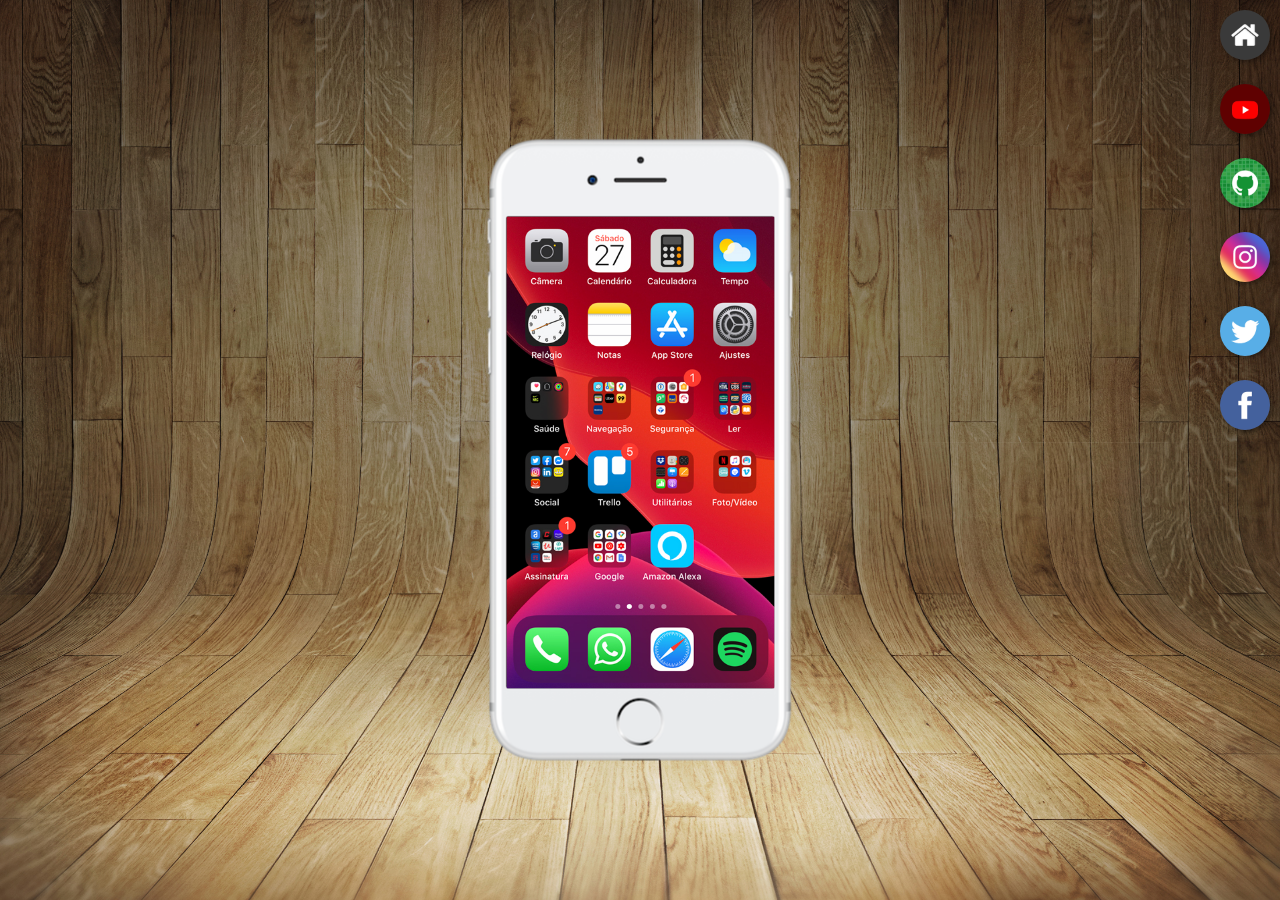
<file: index.html>
<!DOCTYPE html>
<html lang="pt-br">
<head>
    <meta charset="UTF-8">
    <meta name="viewport" content="width=device-width, initial-scale=1.0">
    <link rel="shortcut icon" href="favicon.ico" type="image/x-icon">
    <link rel="stylesheet" href="estilos/style.css">
    <title>Projeto Redes Sociais</title>

</head>
<body>
    <main>
        <section id="telefone">
            <iframe src="home.html" name="tela" id="tela"  frameborder="0">
                Seu navegador parece não ser compatível com este recurso!
            </iframe>
        </section>
        <section id="redes-sociais">
            <a href="home.html" target="tela"><img src="imagens/logo-home.jpg" alt="Home"></a><br>
            <a href="youtube.html" target="tela"><img src="imagens/logo-youtube.jpg" alt="YouTube"></a><br>
            <a href="github.html" target="tela"><img src="imagens/logo-github.jpg" alt="GitHub"></a><br>
            <a href="instagram.html" target="tela"><img src="imagens/logo-instagram.jpg" alt="Instagram"></a><br>
            <a href="twitter.html" target="tela"><img src="imagens/logo-twitter.jpg" alt="Twitter"></a><br>
            <a href="facebook.html" target="tela"><img src="imagens/logo-facebook.jpg" alt="Facebook"></a>
        </section>
    </main>
</body>
</html>
</file>
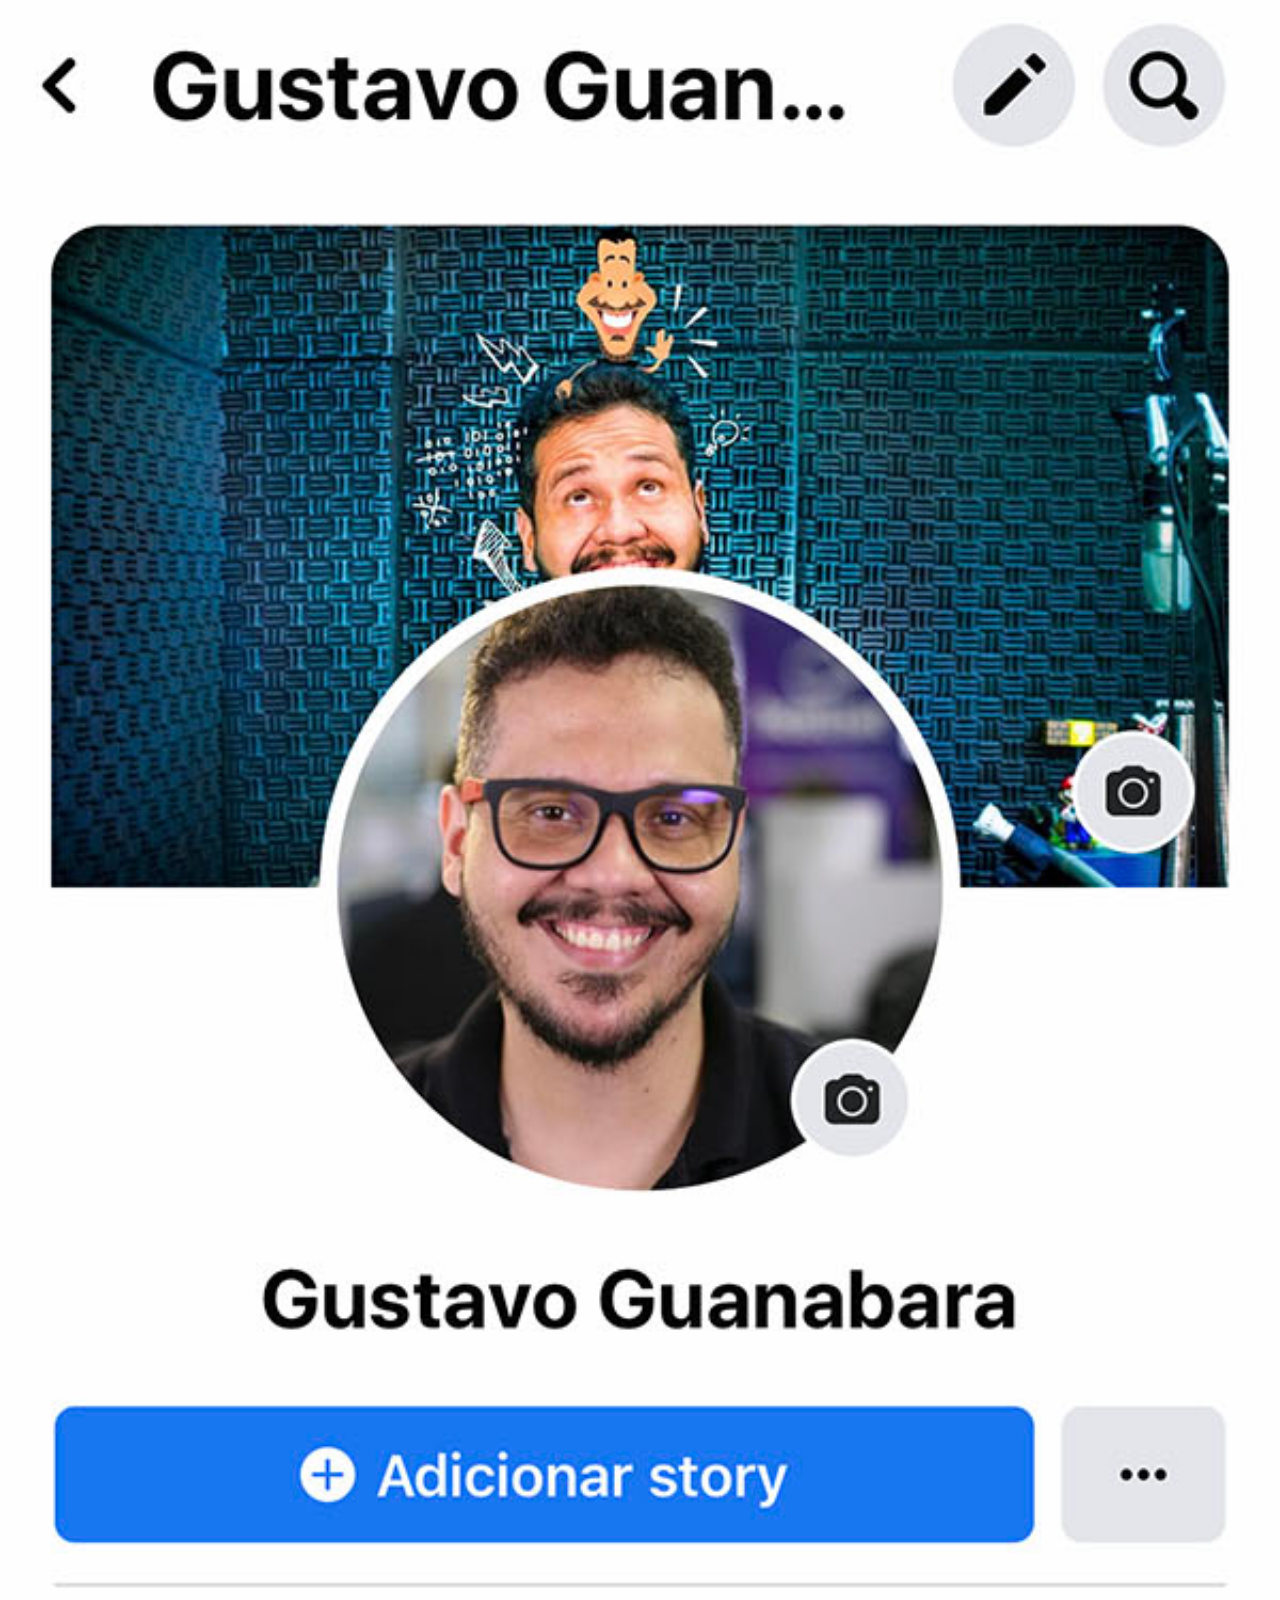
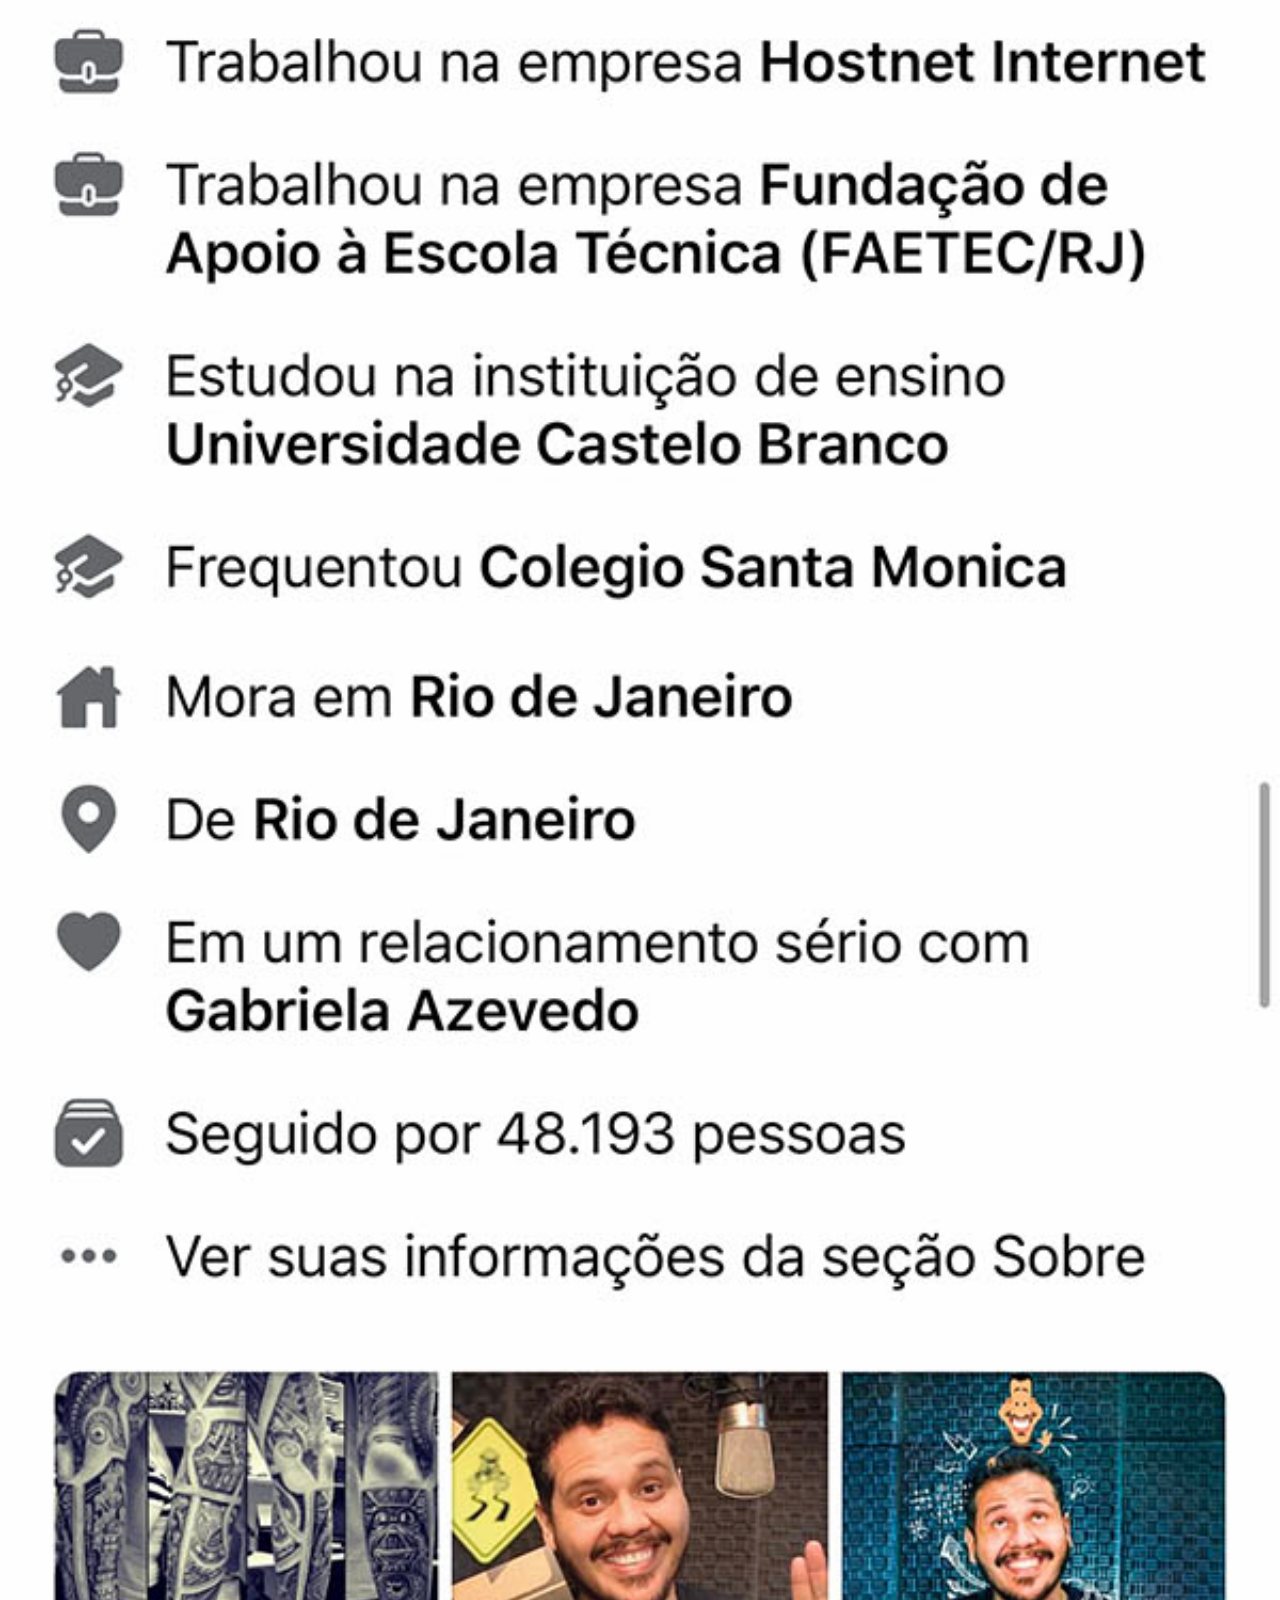
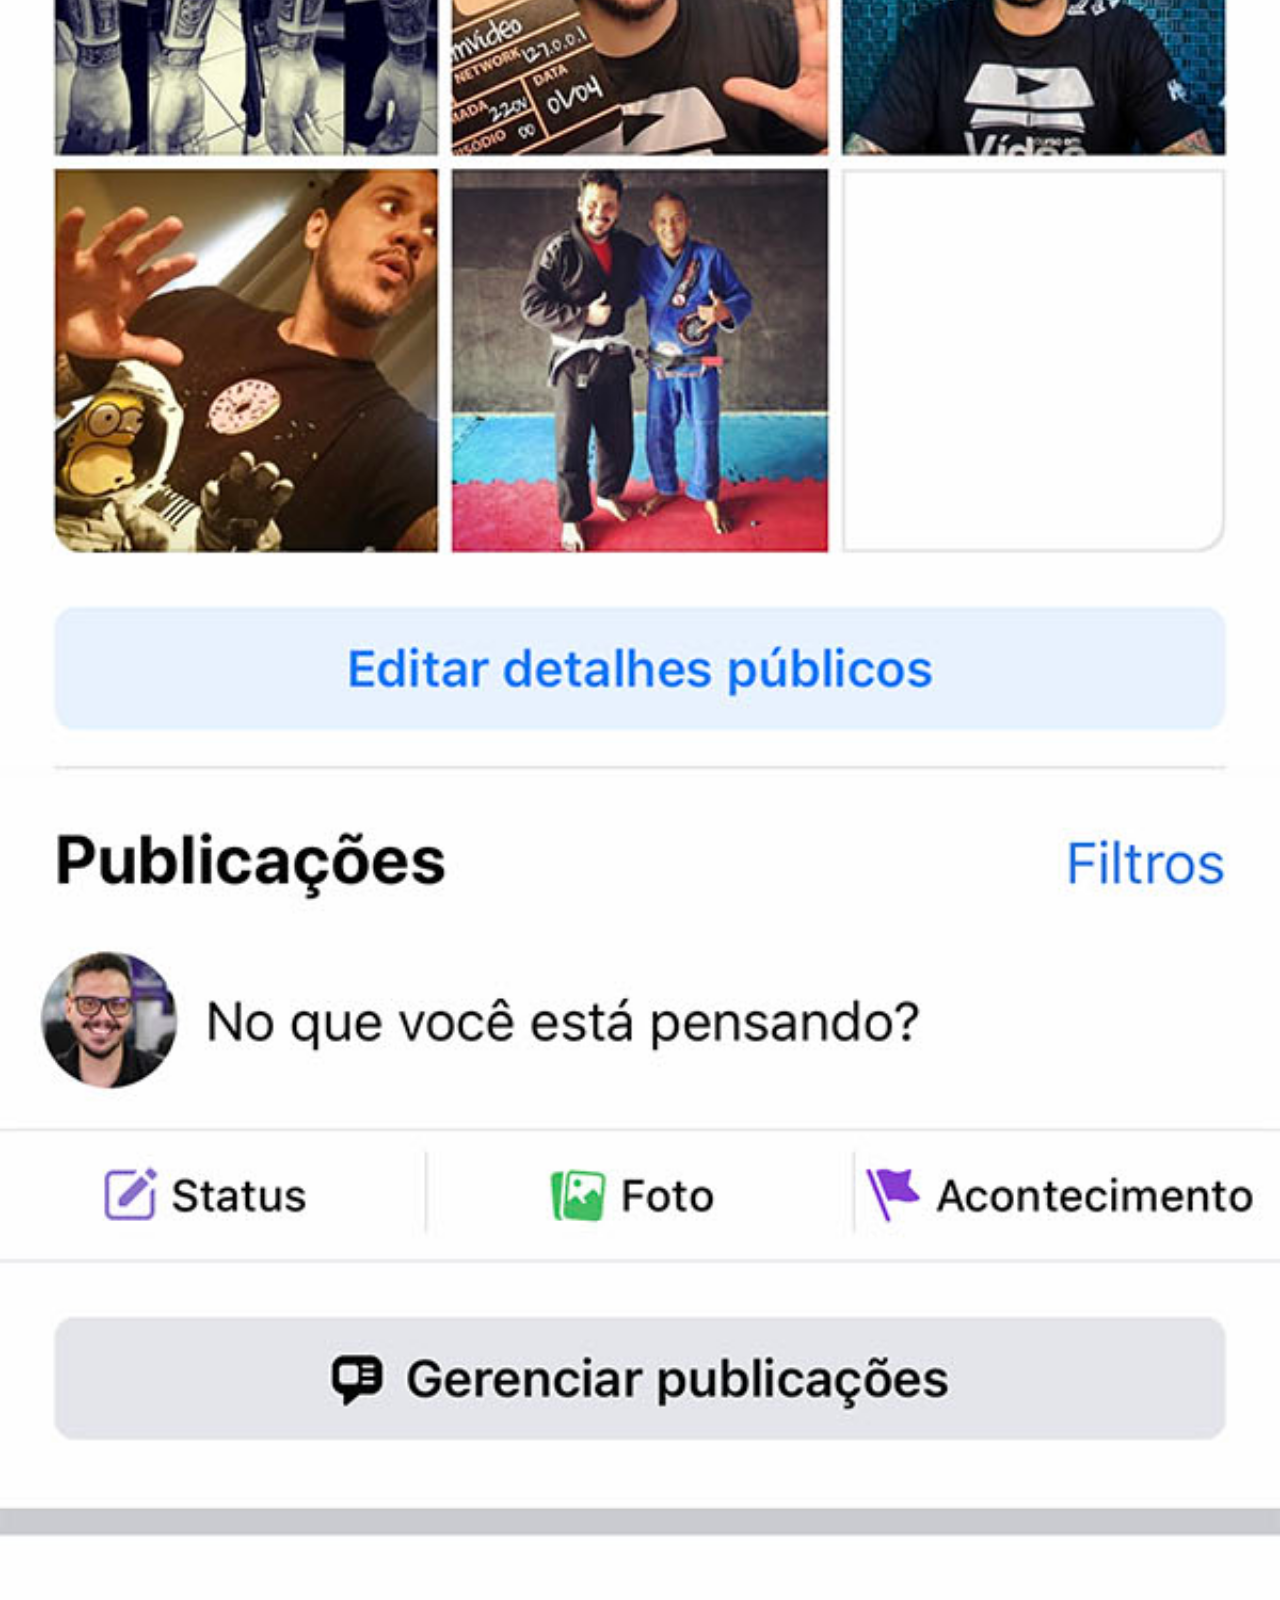
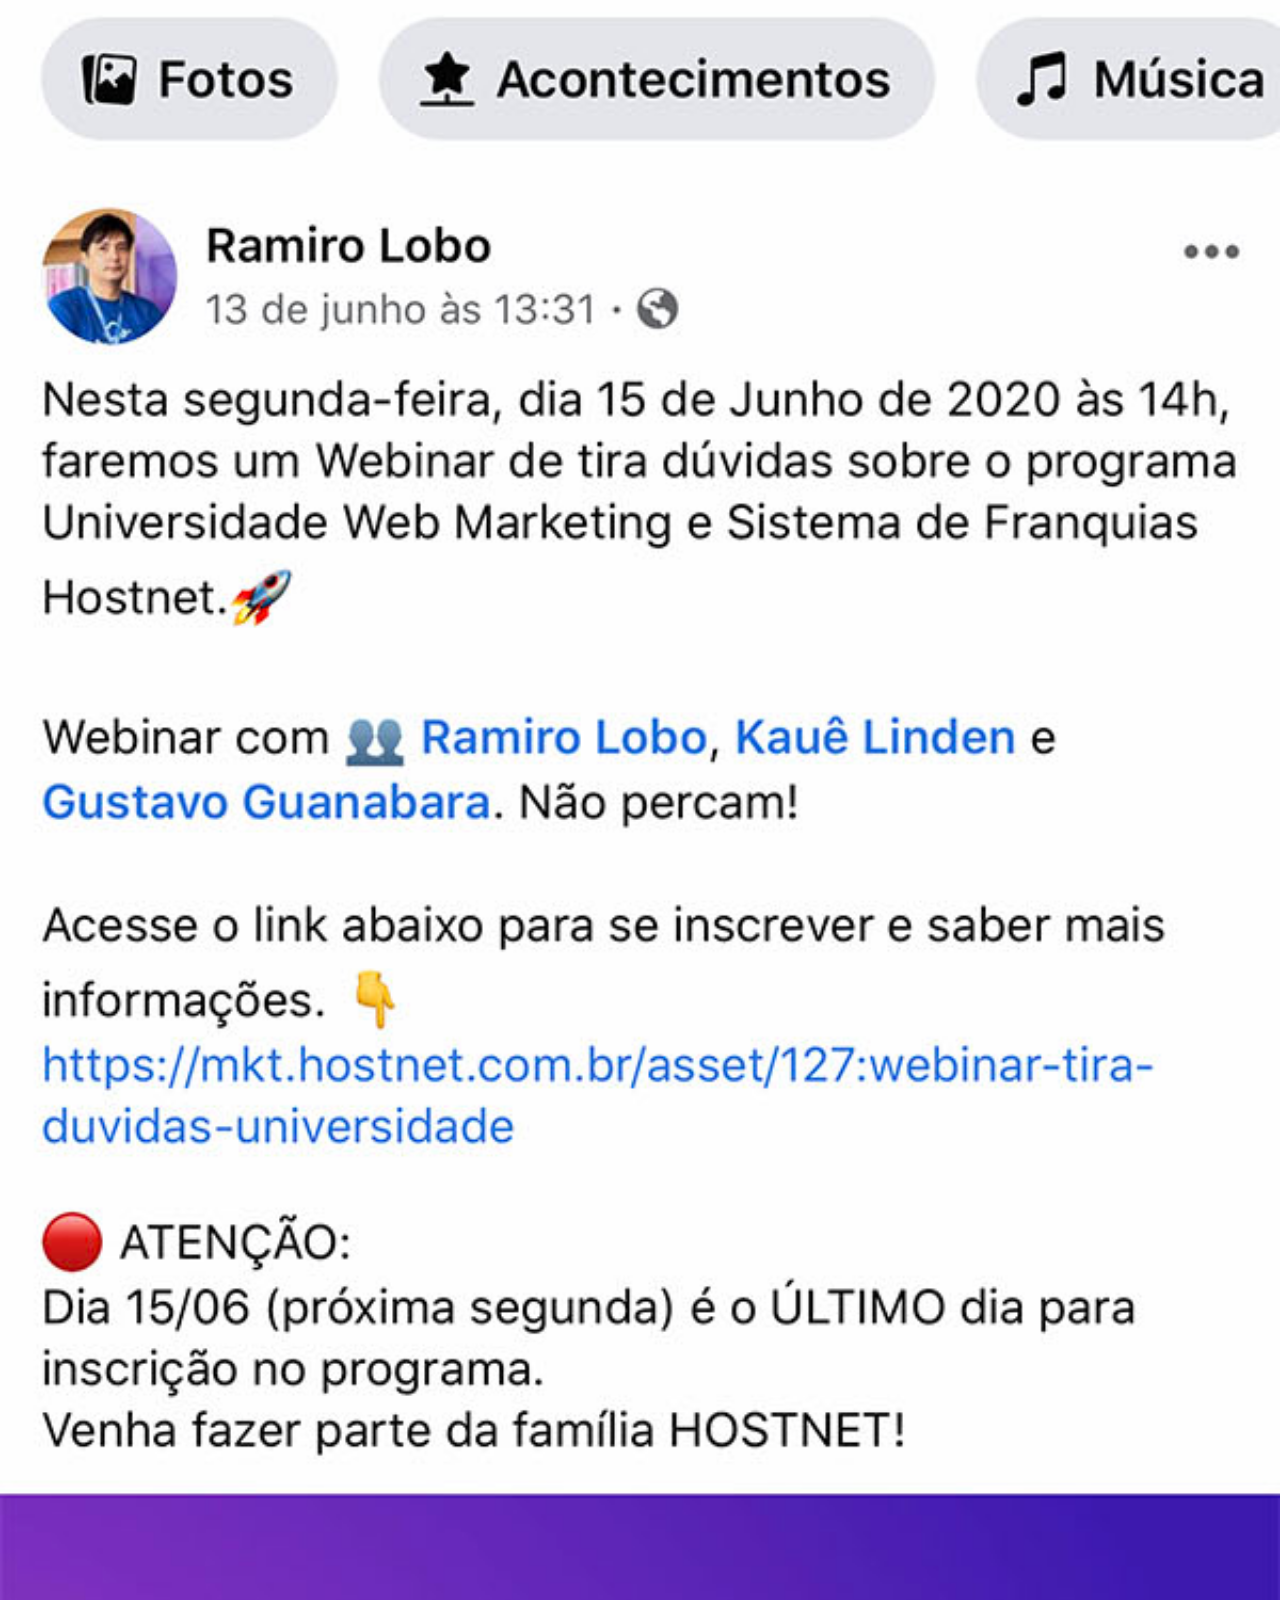
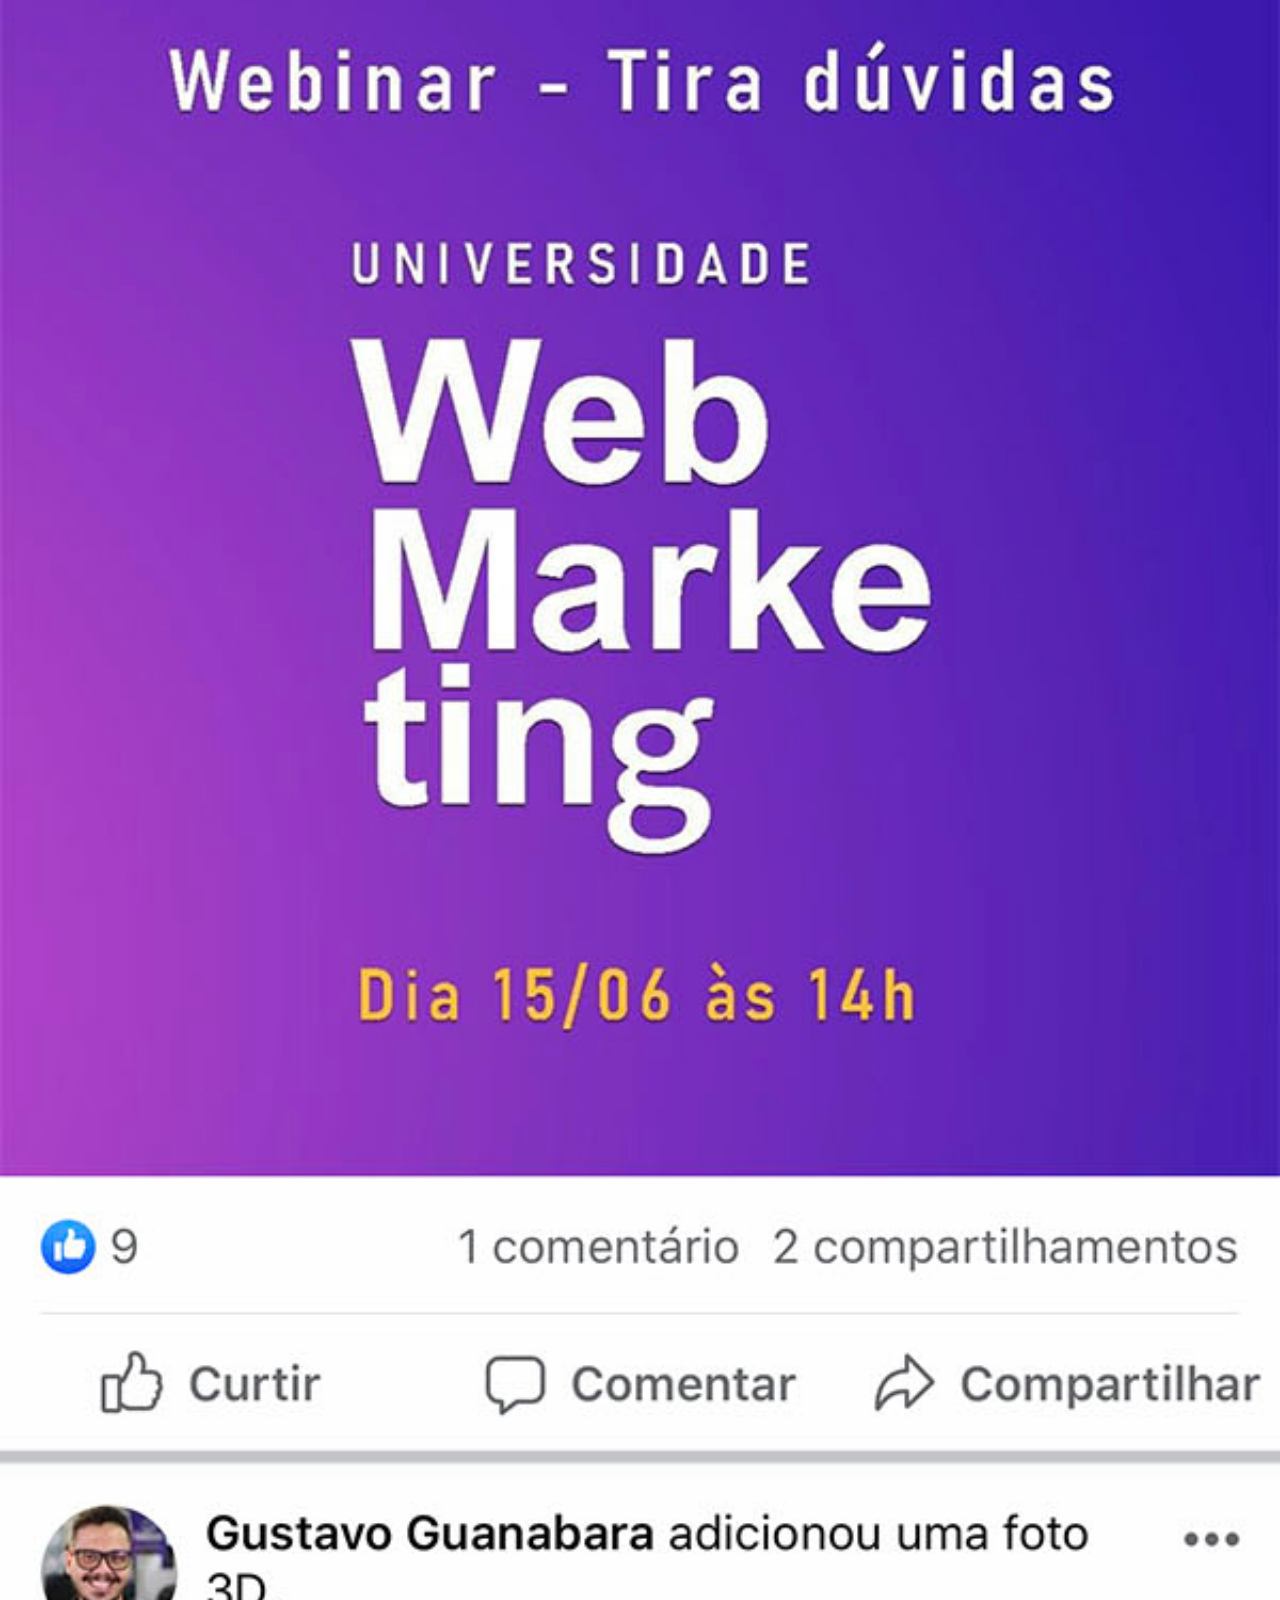
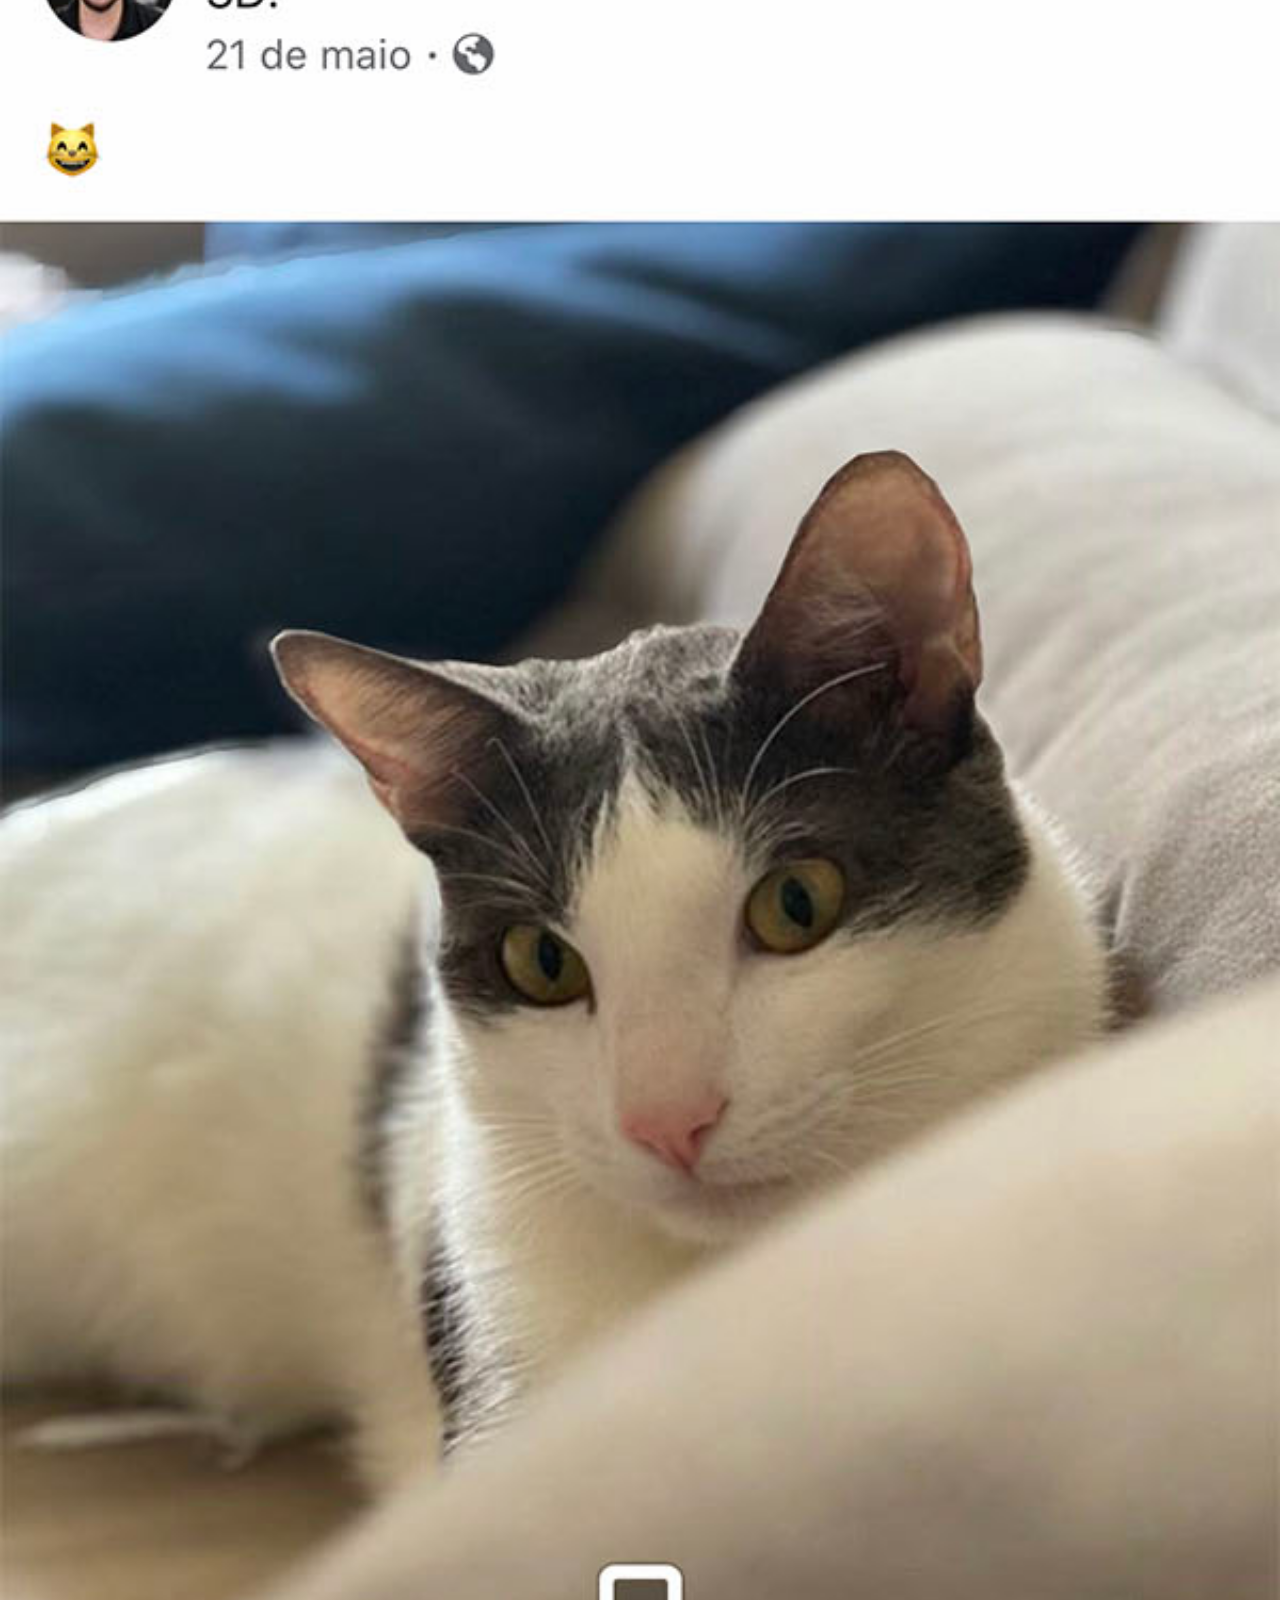
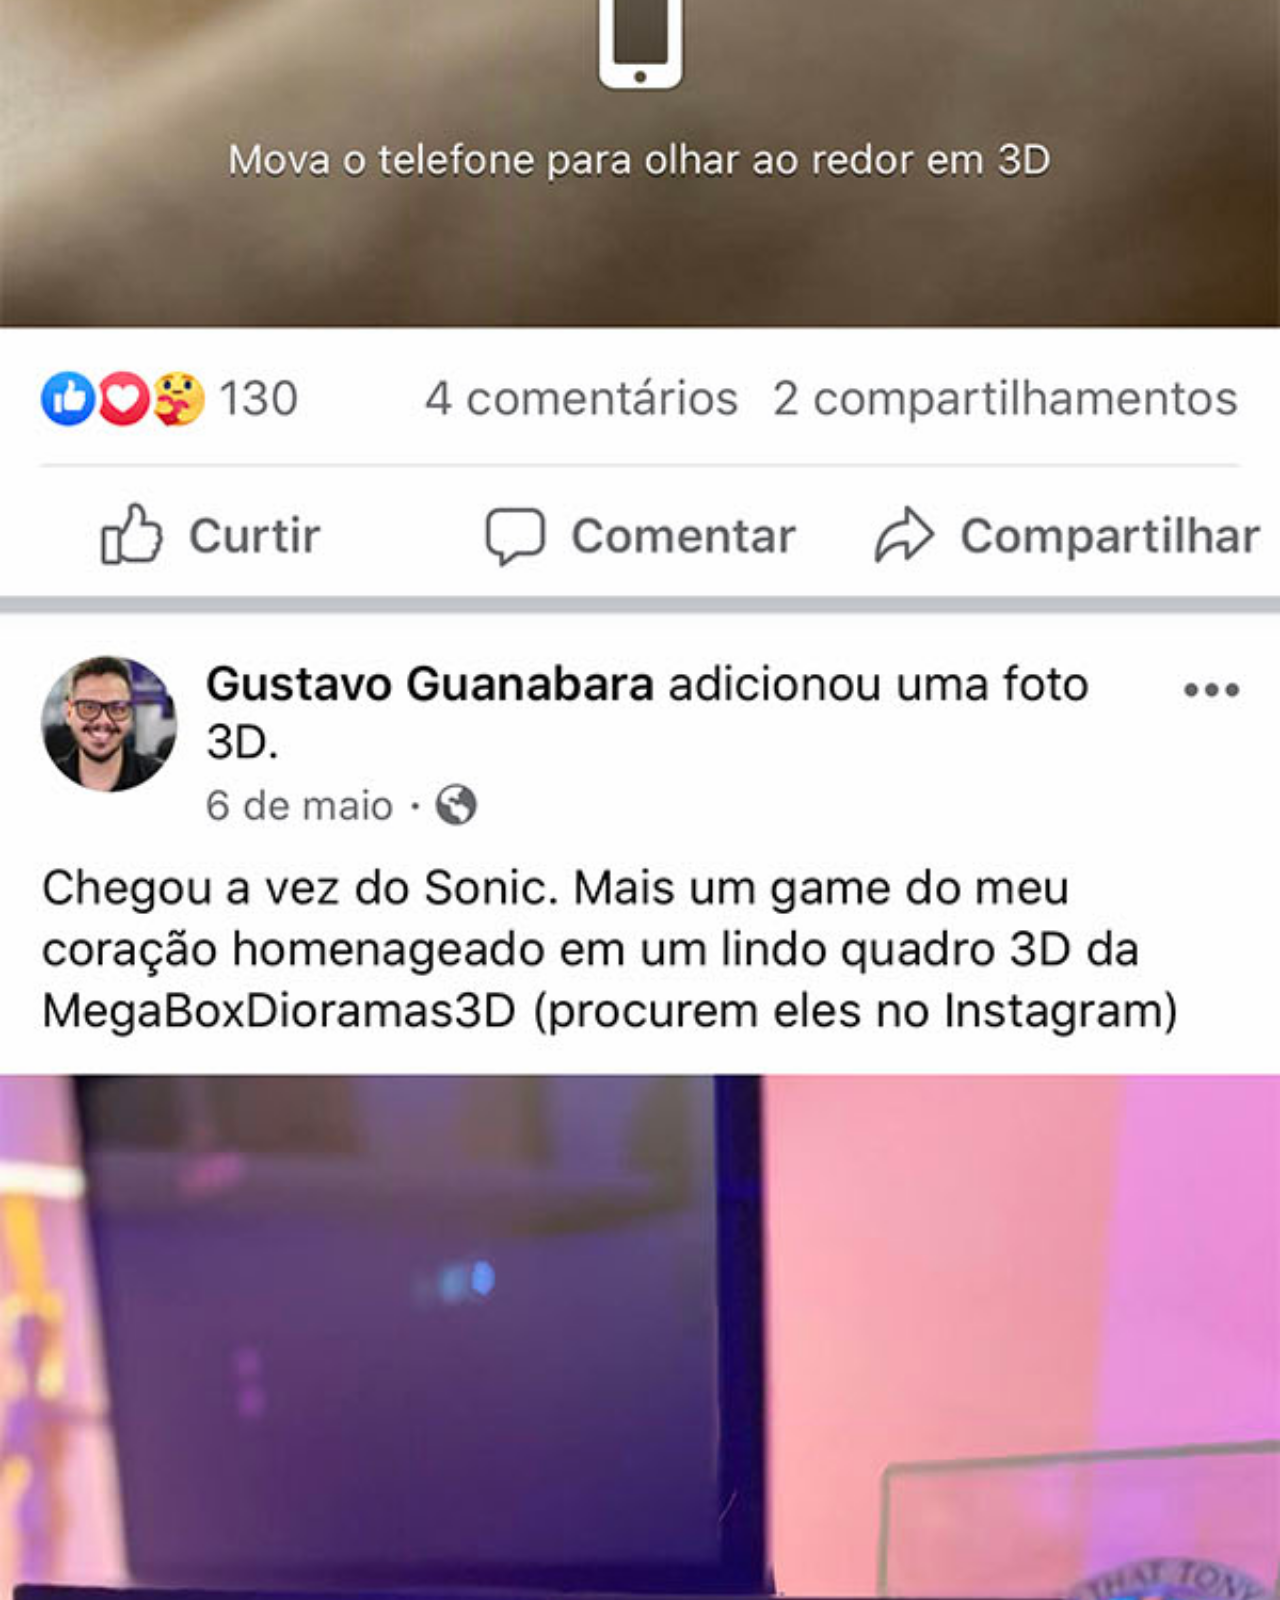
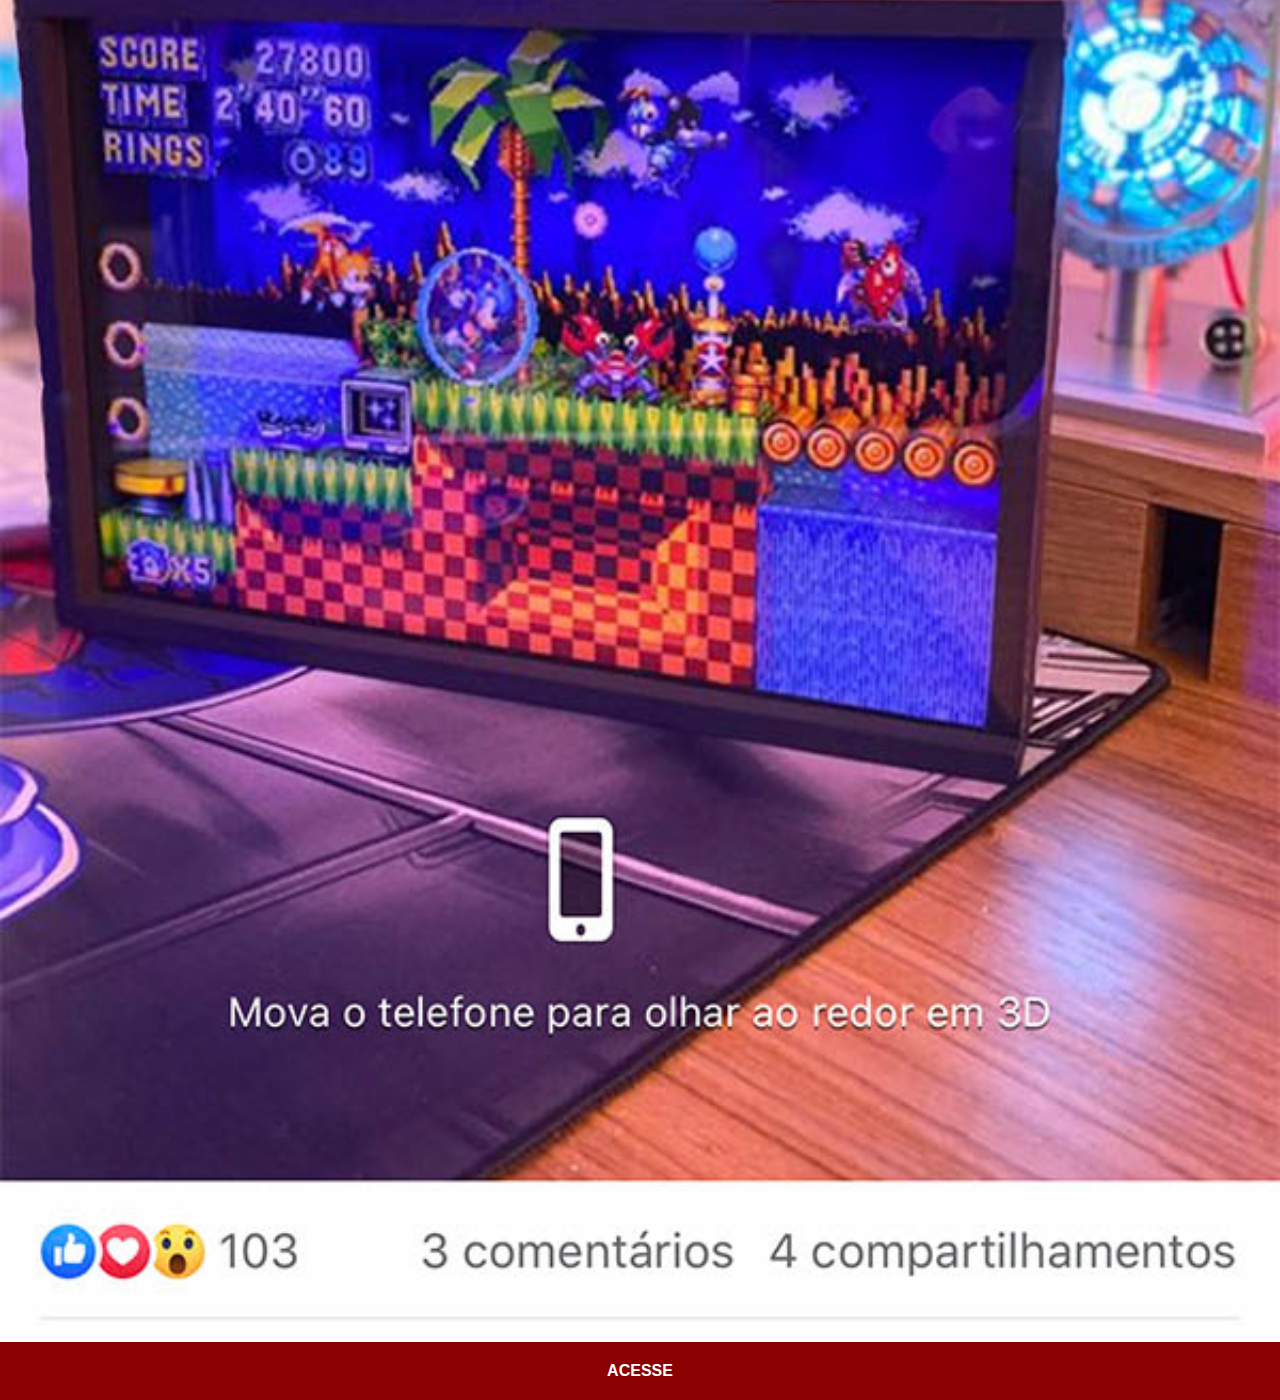
<file: facebook.html>
<!DOCTYPE html>
<html lang="pt-br">
<head>
    <meta charset="UTF-8">
    <meta name="viewport" content="width=device-width, initial-scale=1.0">
    <title>GitHub</title>
    <link rel="stylesheet" href="estilos/social.css">
</head>
<body>
    <img src="imagens/tela-facebook.jpg" alt="Facebook">
    <a href="https://facebook.com/gustavoguanabara" target="_blank">ACESSE</a>
</body>
</html>
</file>
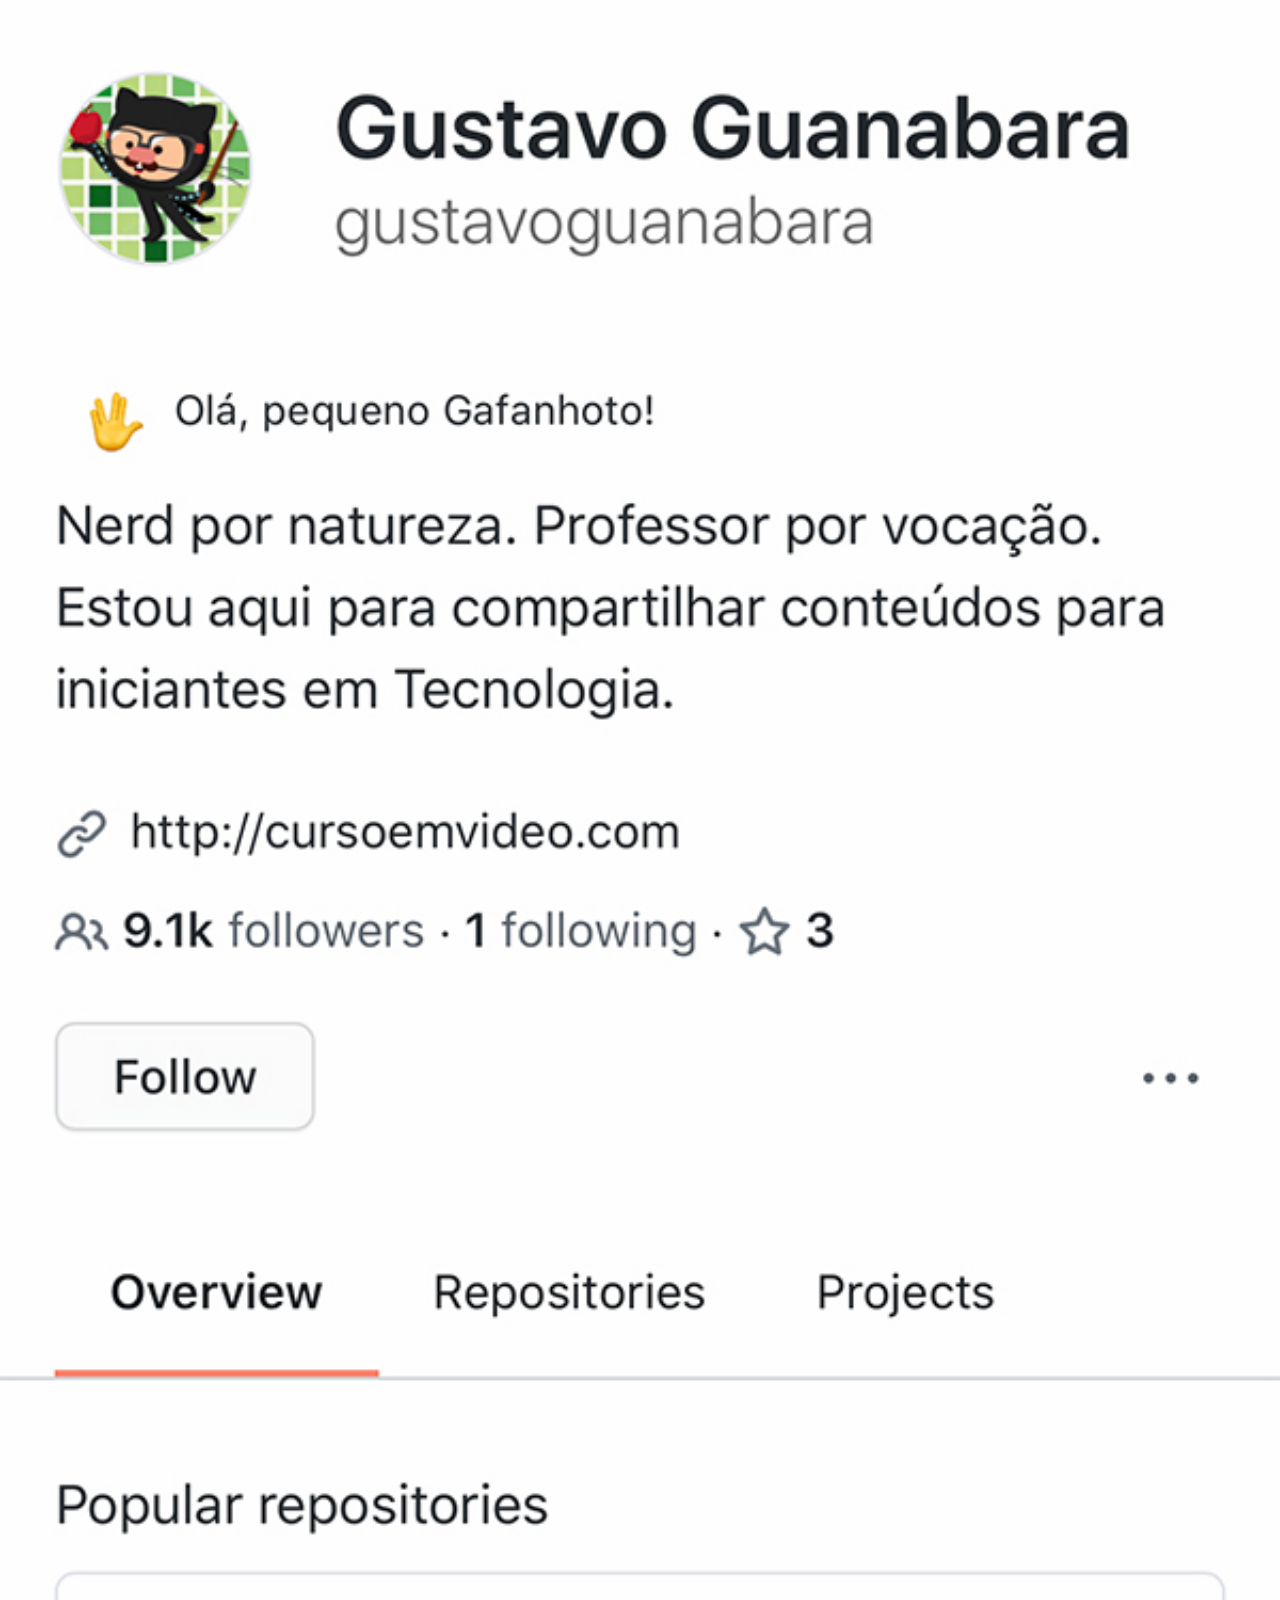
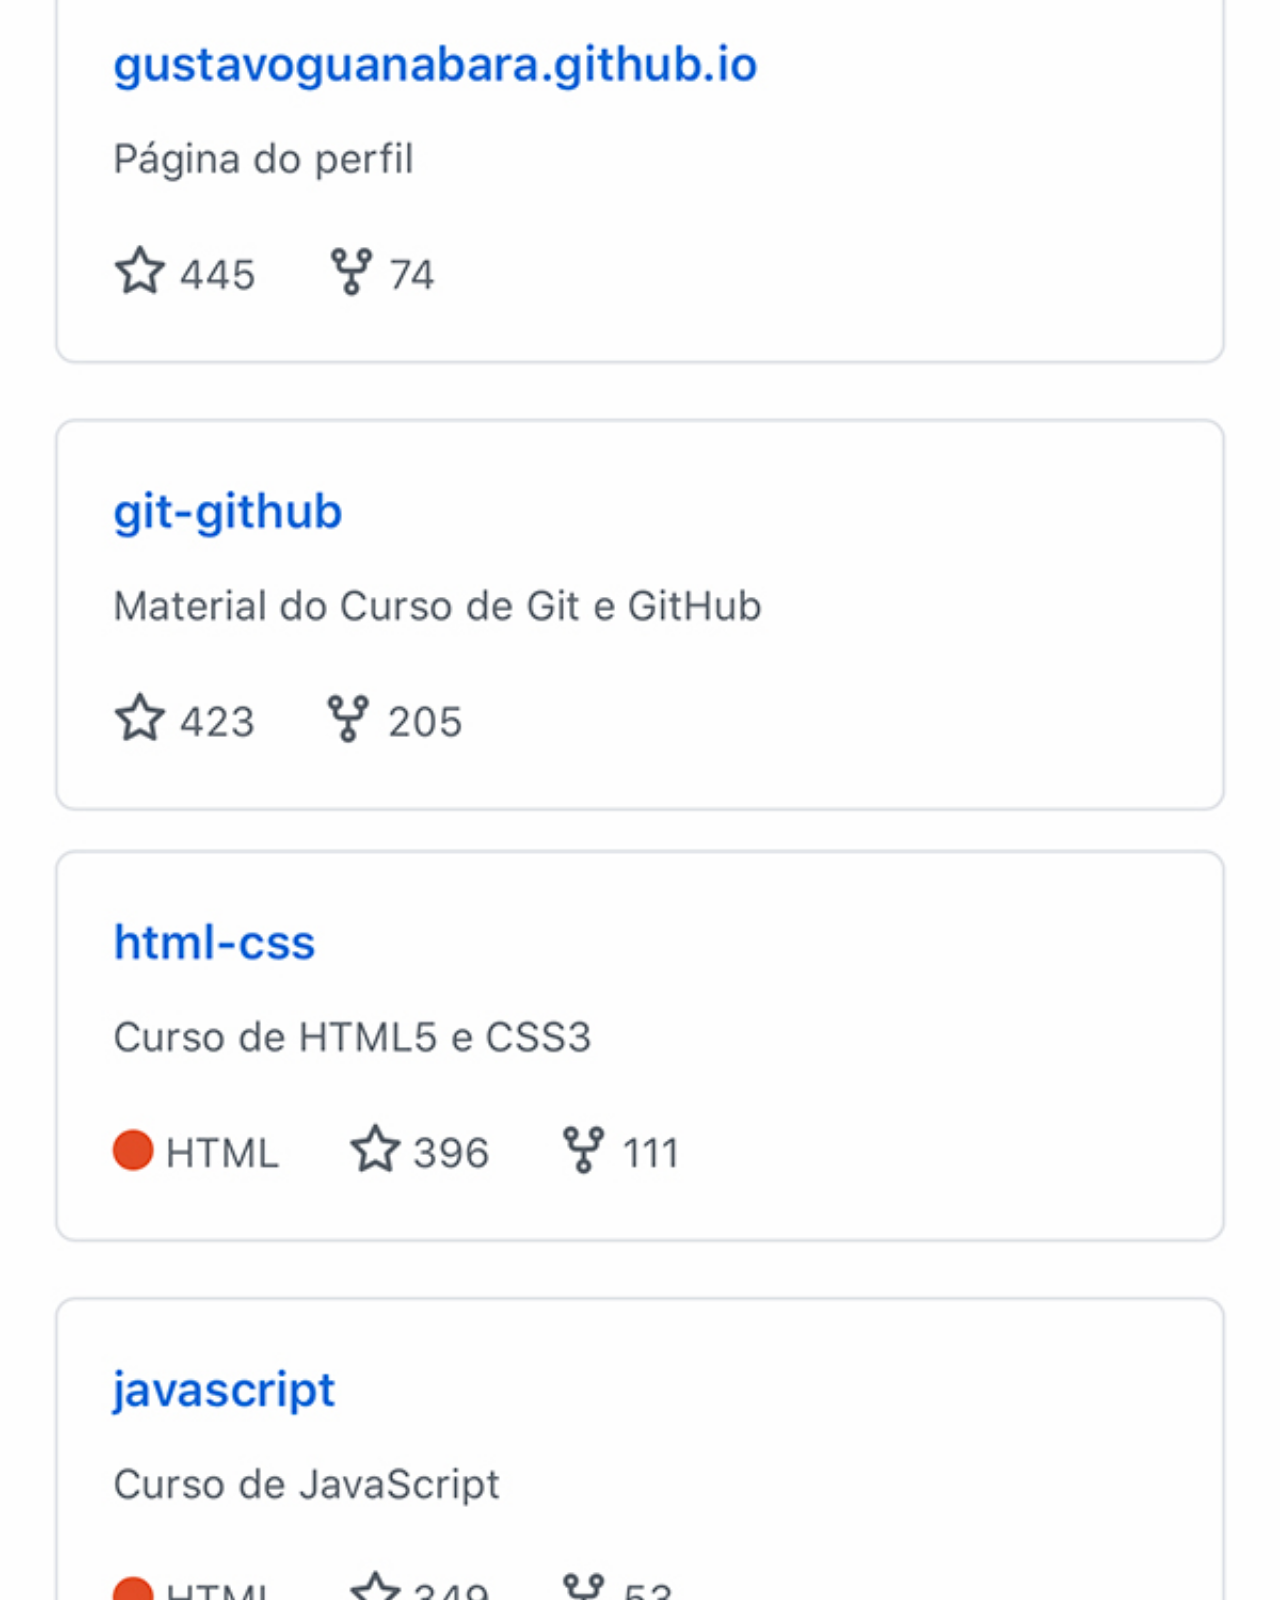
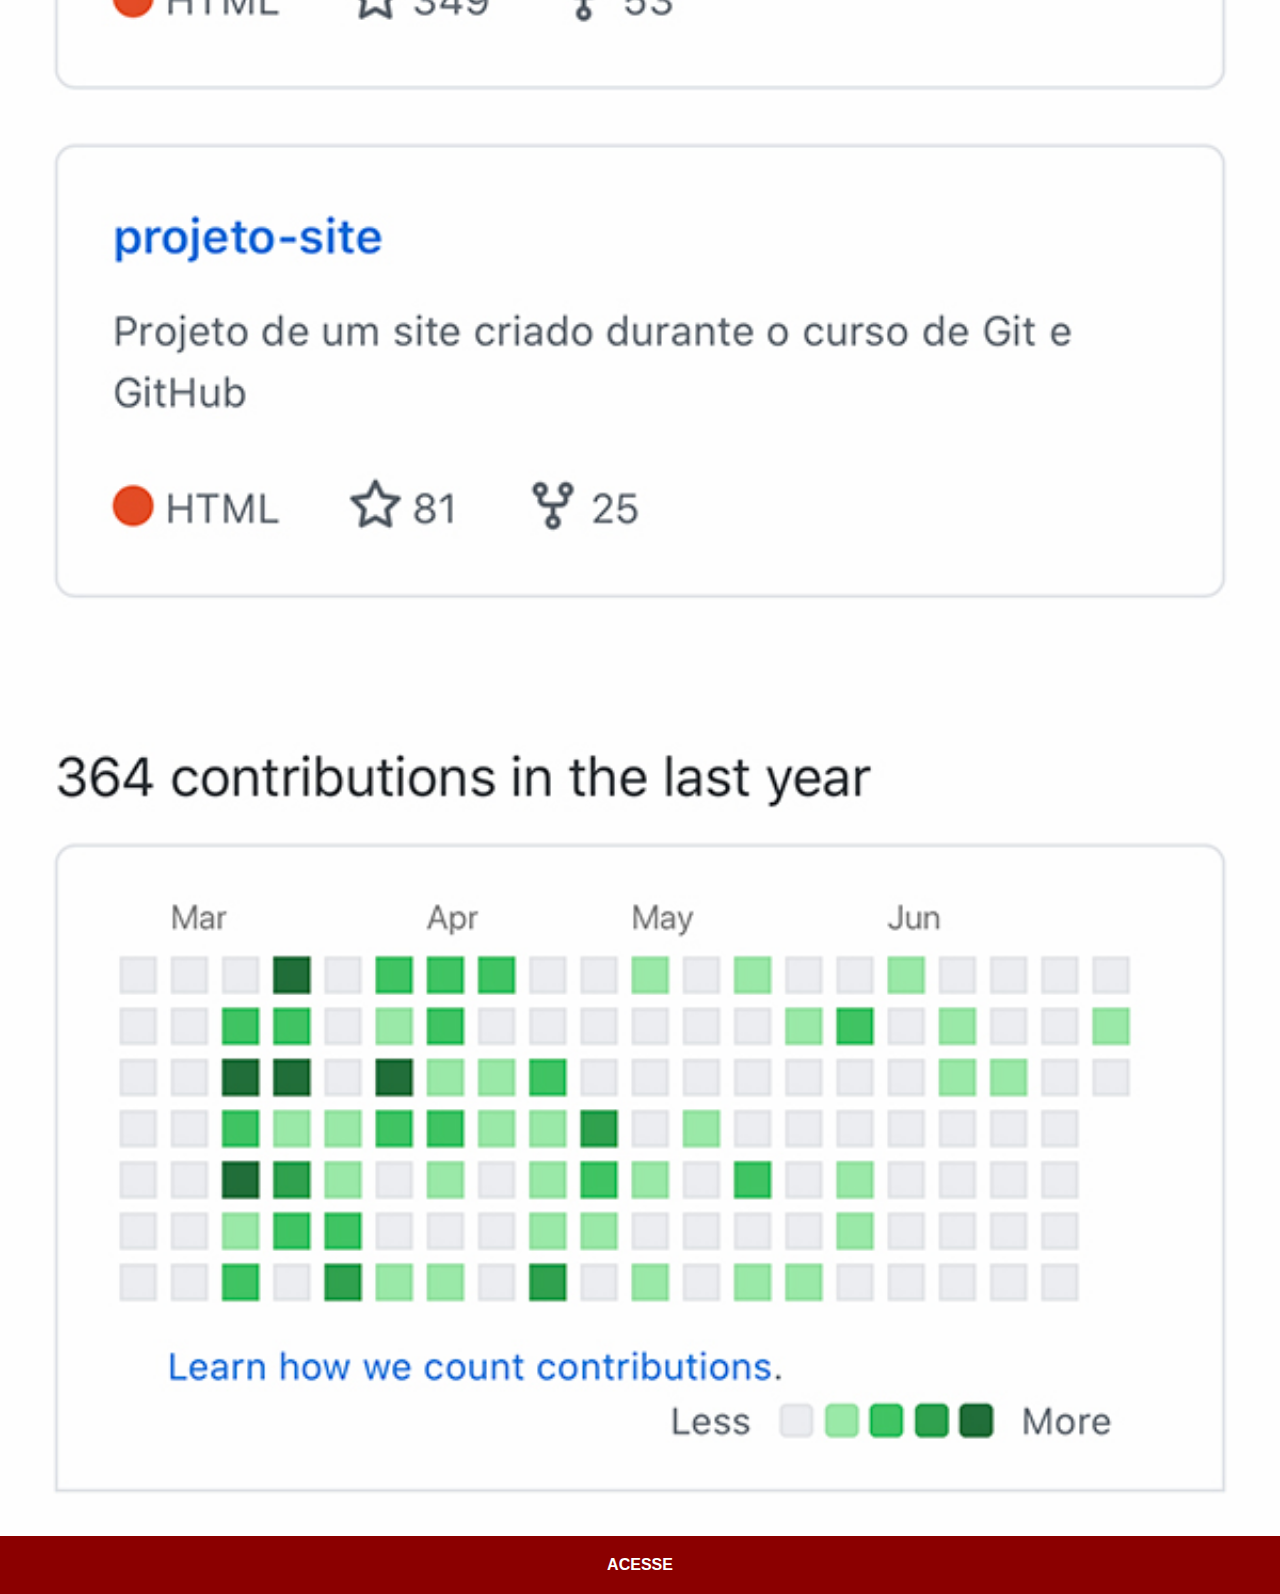
<file: github.html>
<!DOCTYPE html>
<html lang="pt-br">
<head>
    <meta charset="UTF-8">
    <meta name="viewport" content="width=device-width, initial-scale=1.0">
    <title>GitHub</title>
    <link rel="stylesheet" href="estilos/social.css">
</head>
<body>
    <img src="imagens/tela-github.jpg" alt="GitHub">
    <a href="https://github.com/gustavoguanabara" target="_blank">ACESSE</a>
</body>
</html>
</file>
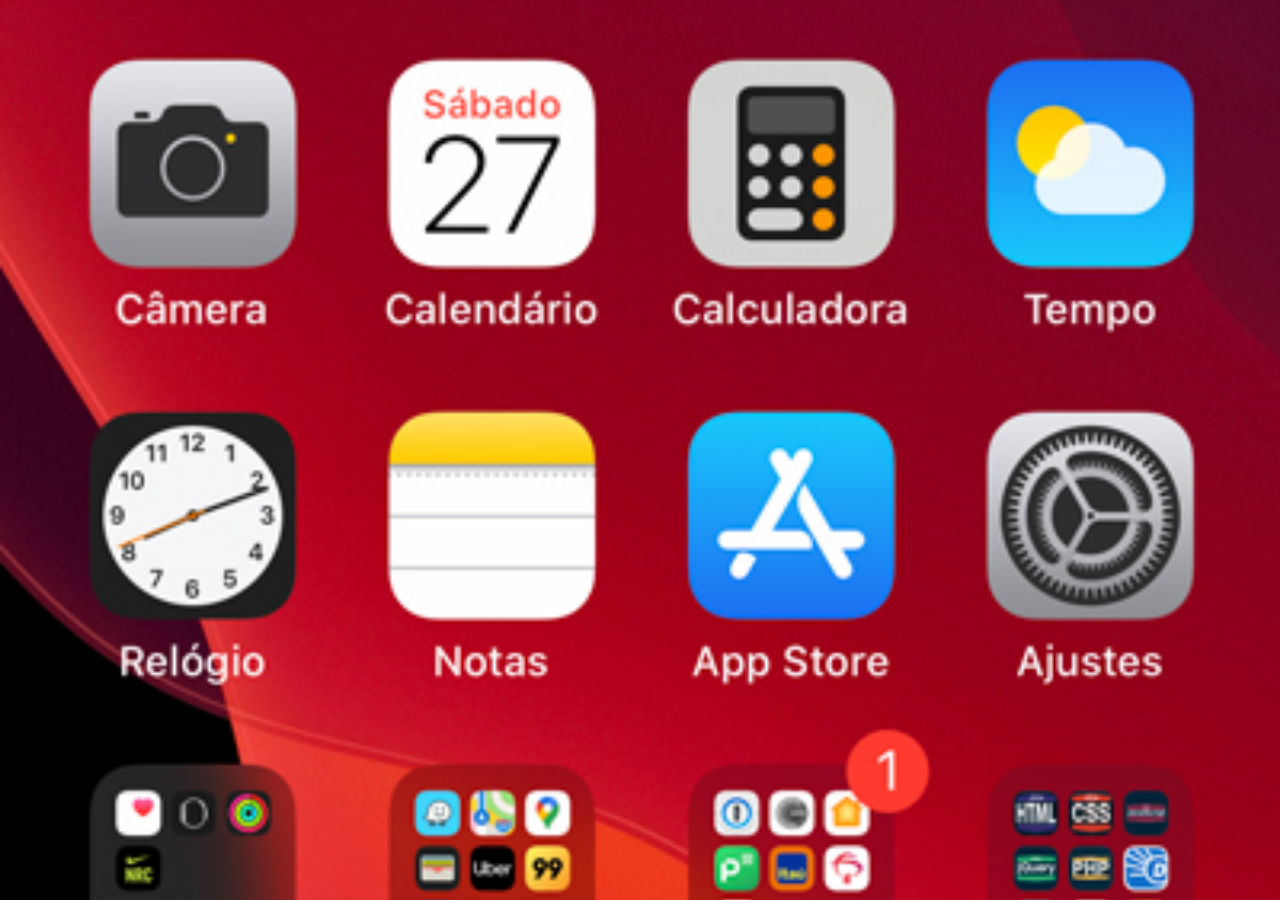
<file: home.html>
<!DOCTYPE html>
<html lang="pt-br">
<head>
    <meta charset="UTF-8">
    <meta name="viewport" content="width=device-width, initial-scale=1.0">
    <title>Home</title>
    <style>
        * {
            margin: 0px;
            padding: 0px;
        }

        body {
            width: 100vw;
            height: 100vh;
            background: url('imagens/tela-home.jpg') no-repeat top center;
            background-size: cover;
        }
    </style>
</head>
<body>
    
</body>
</html>
</file>
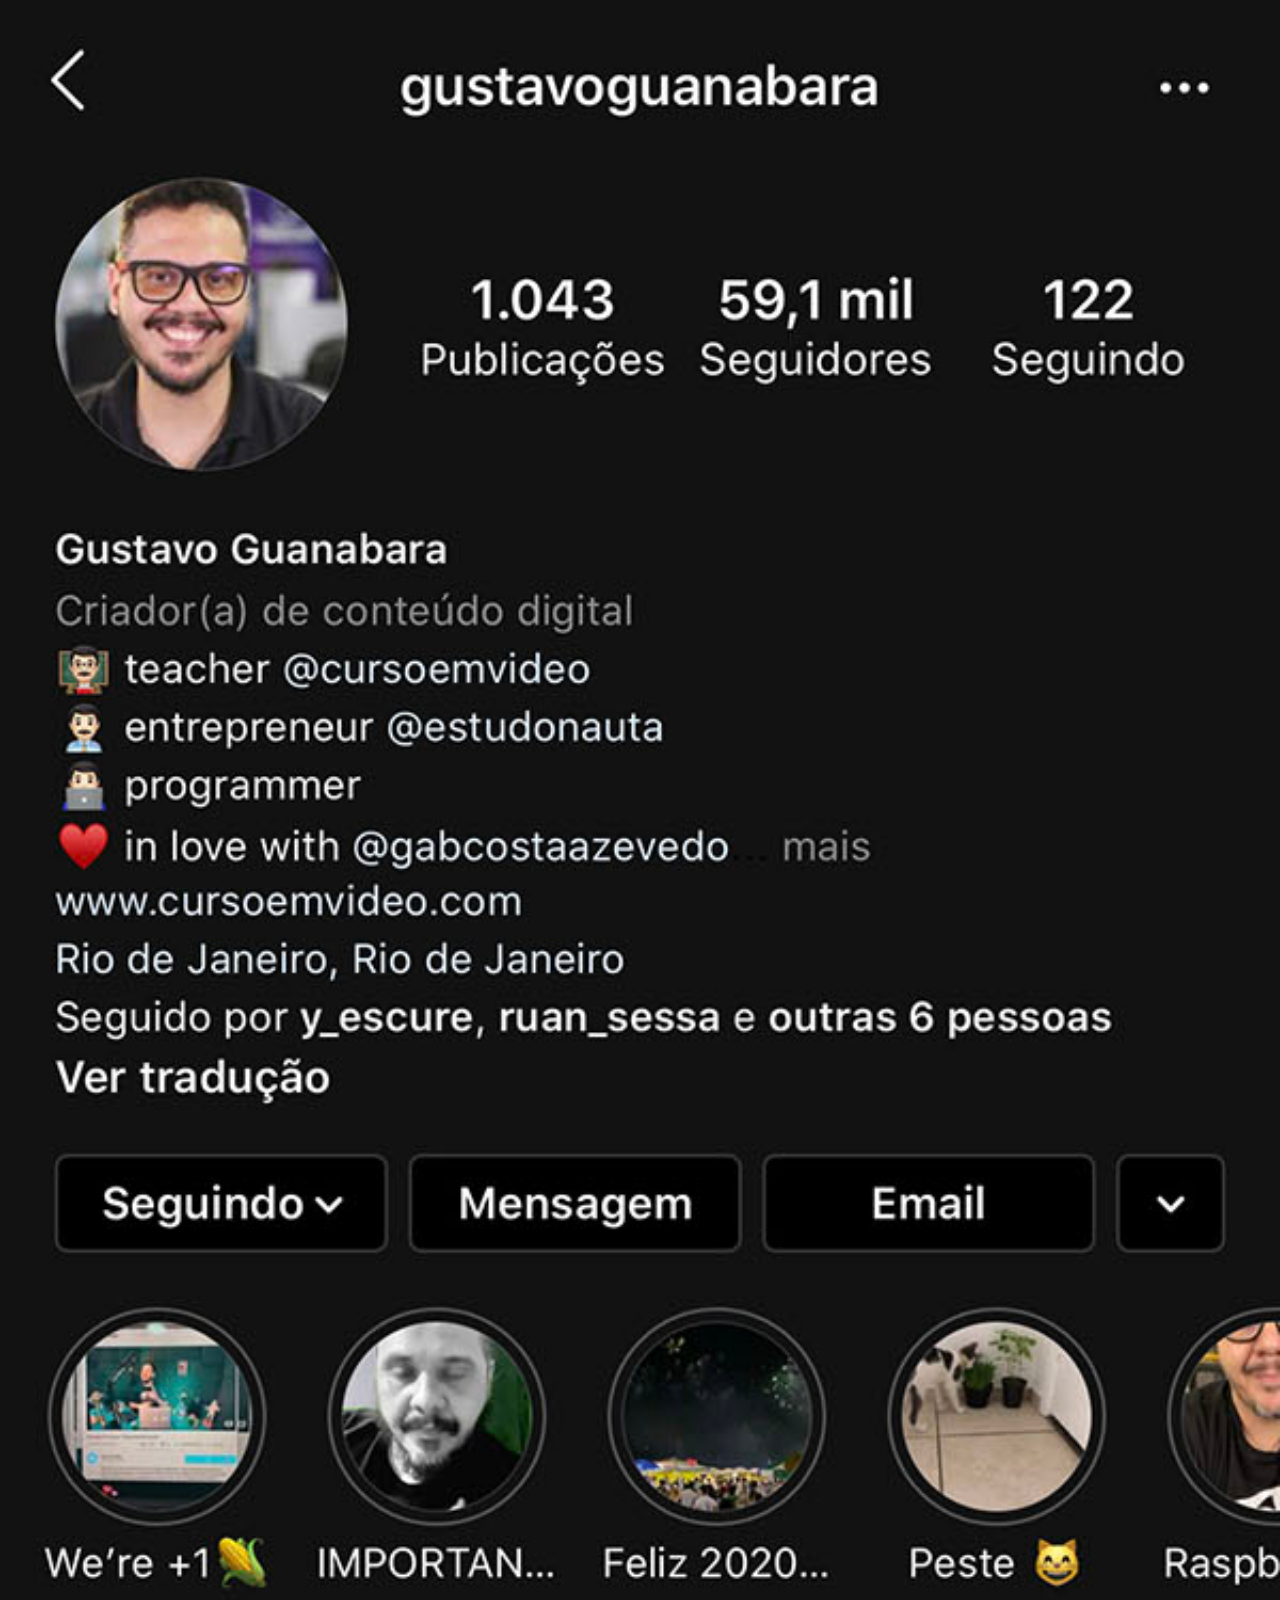
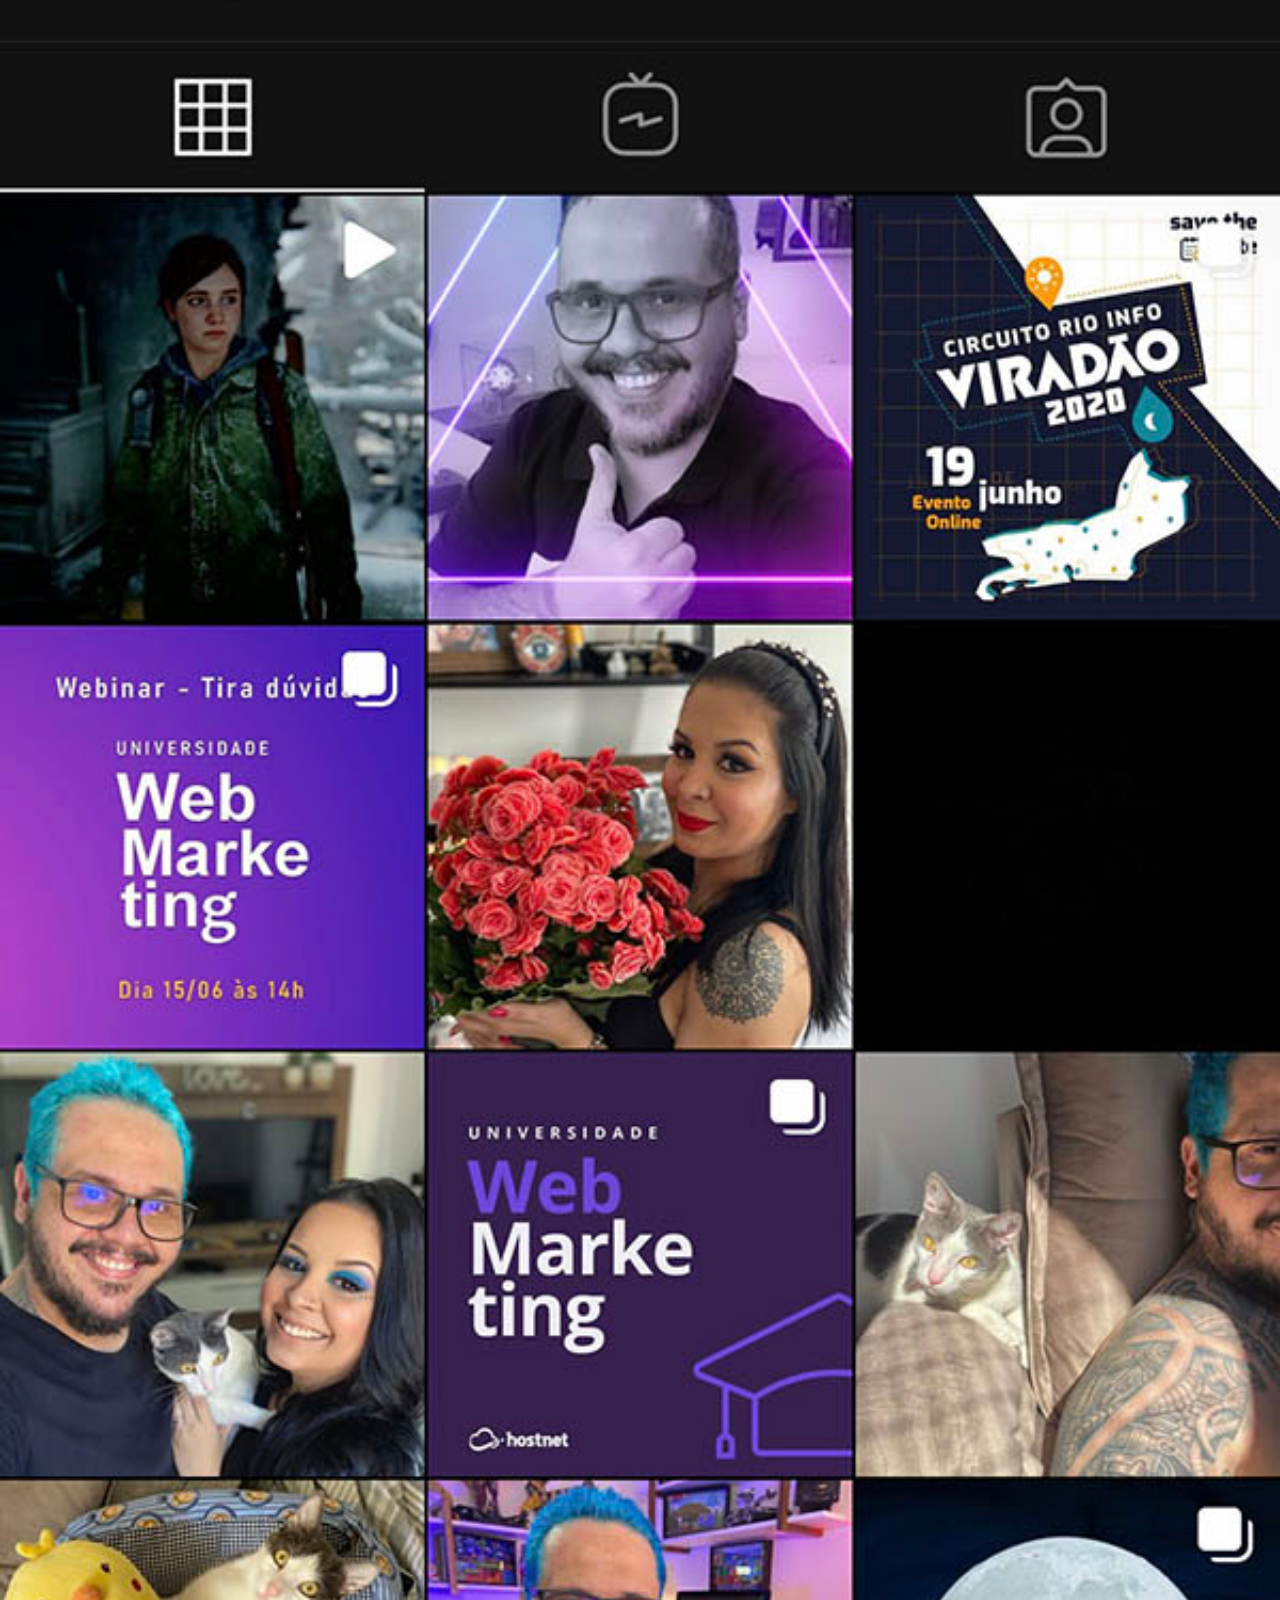
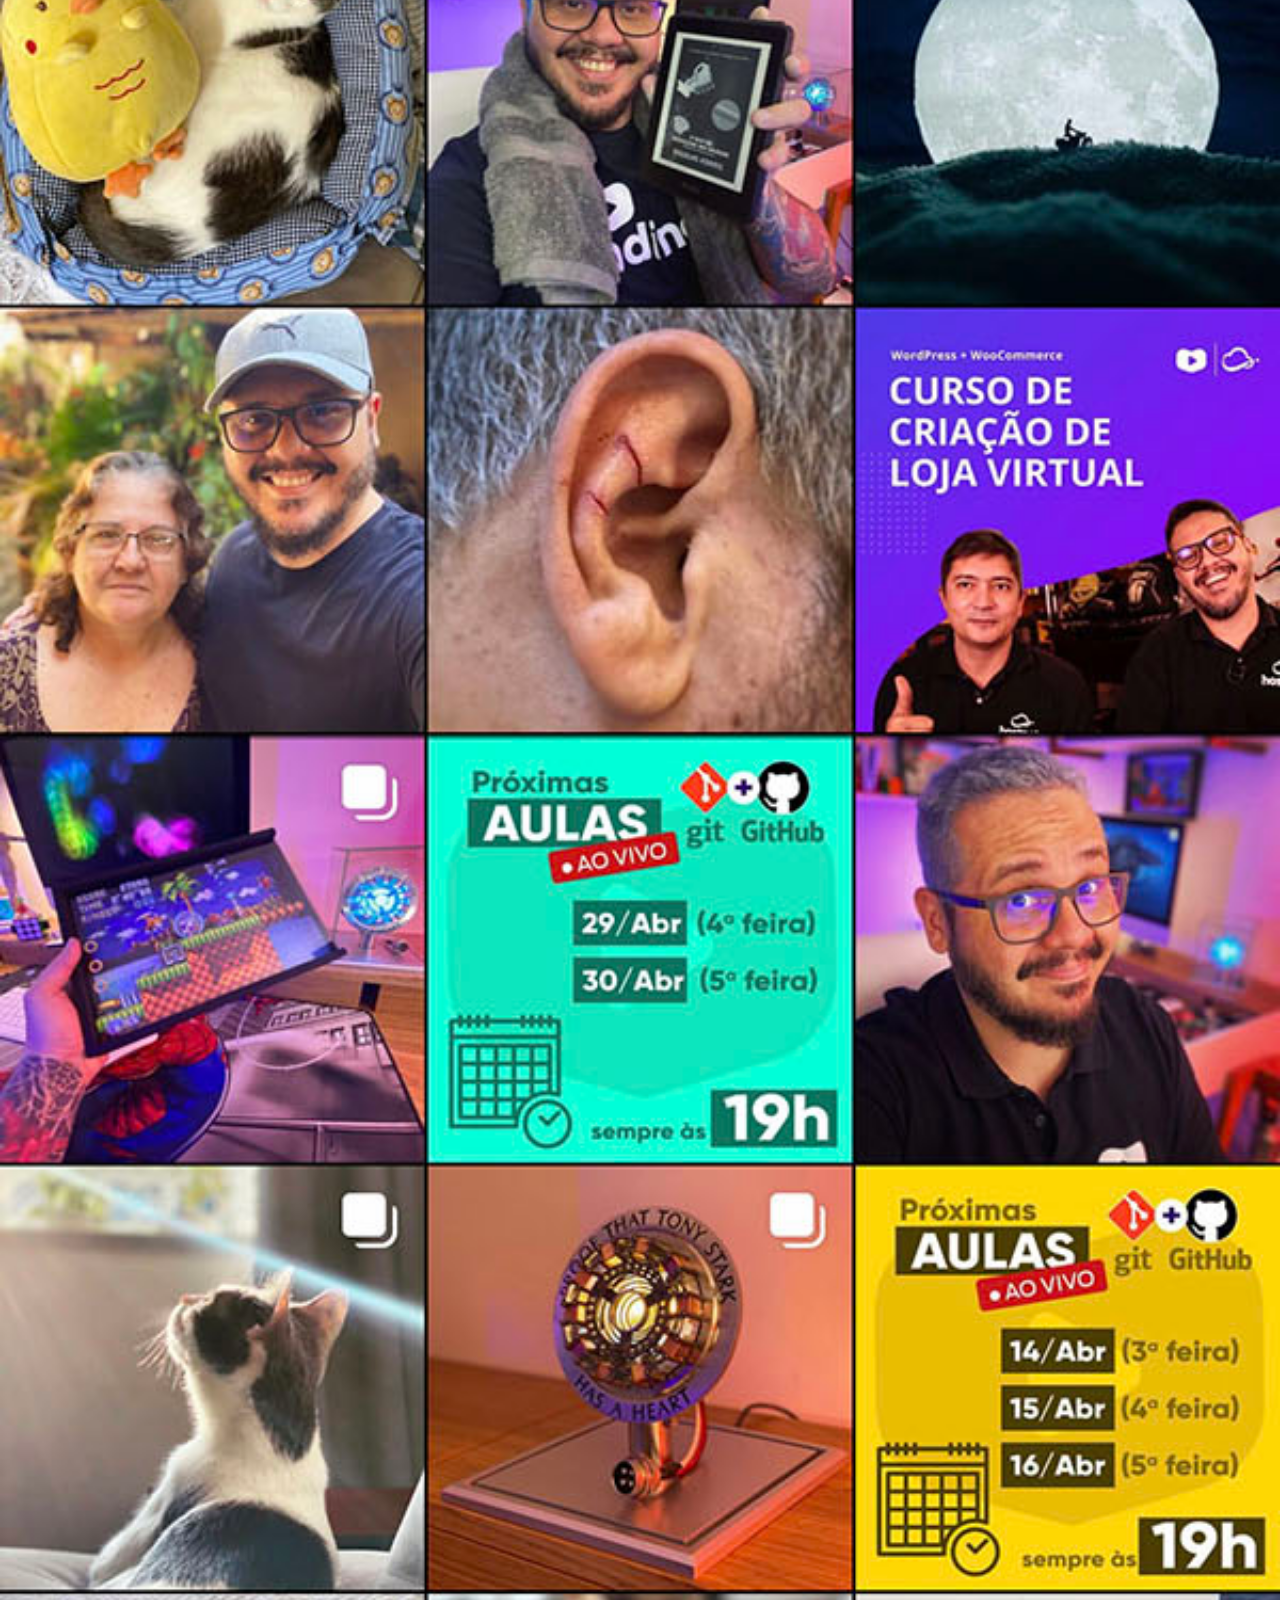
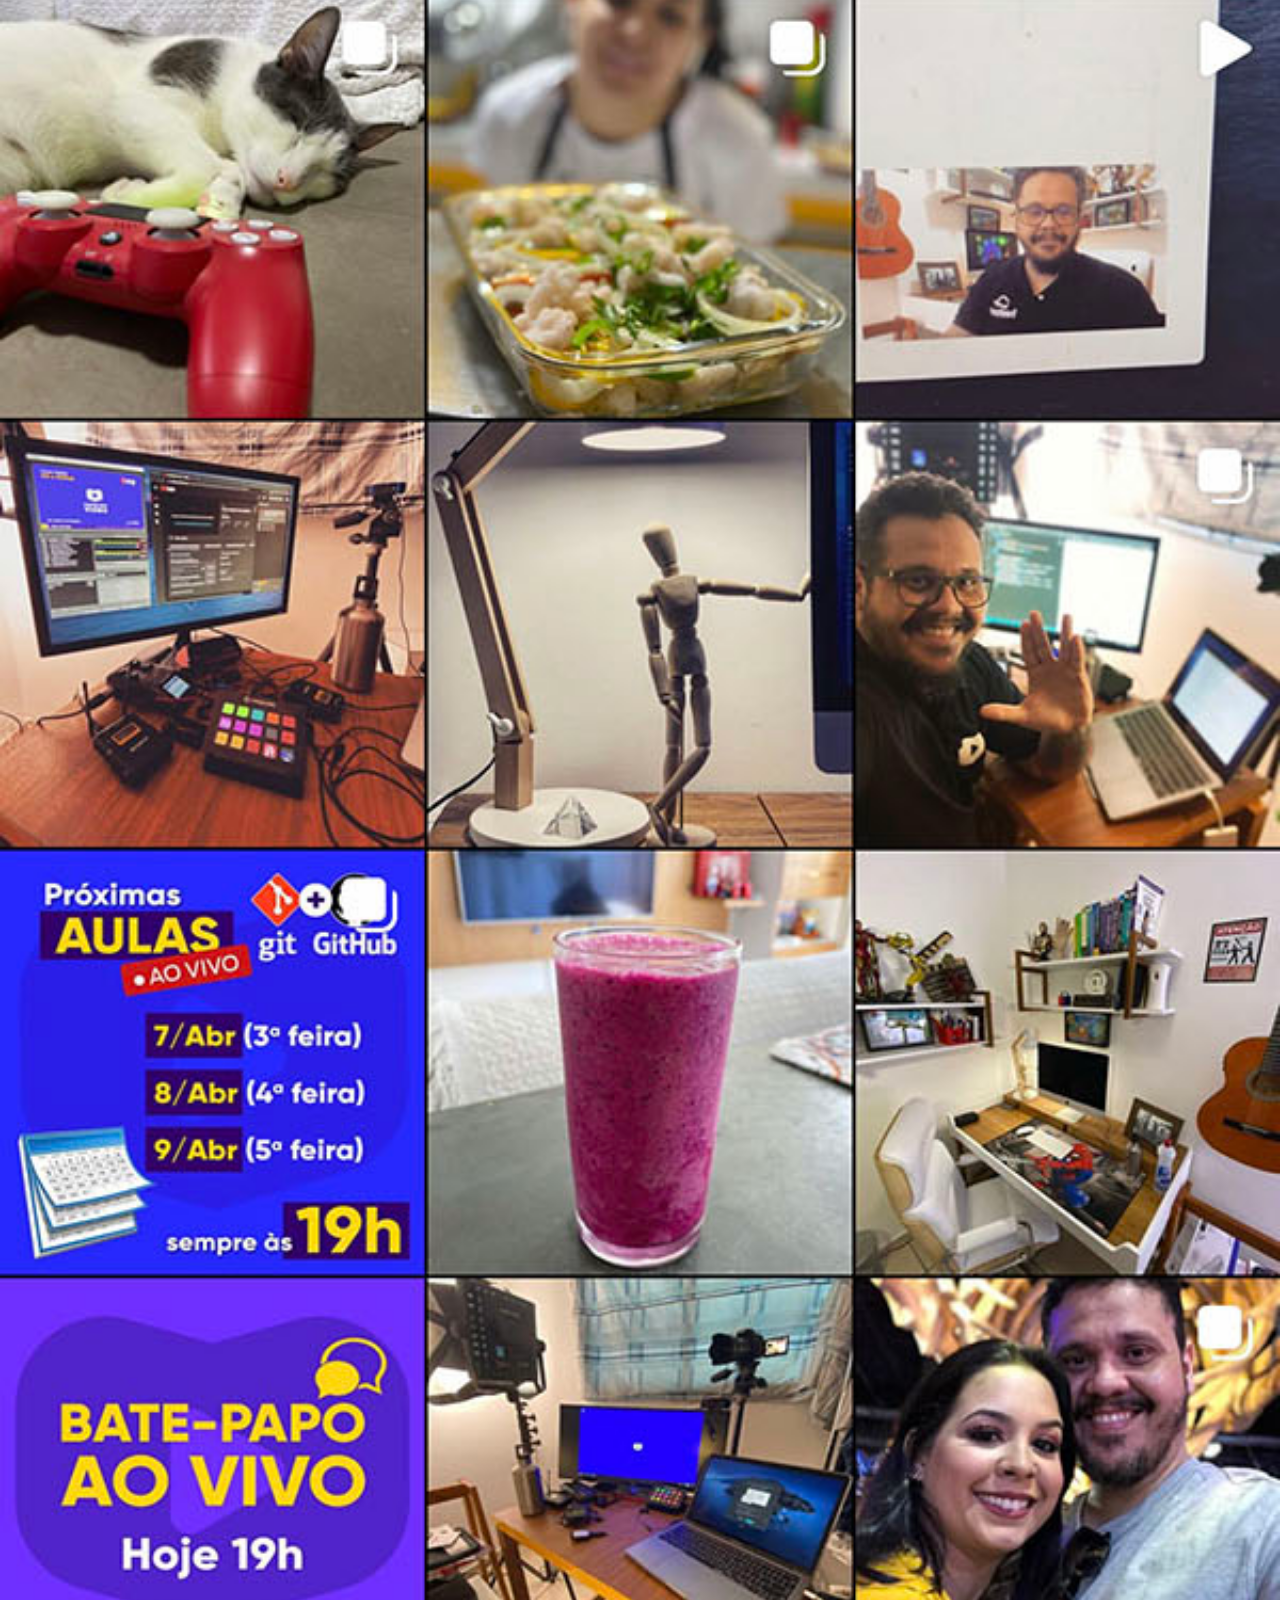
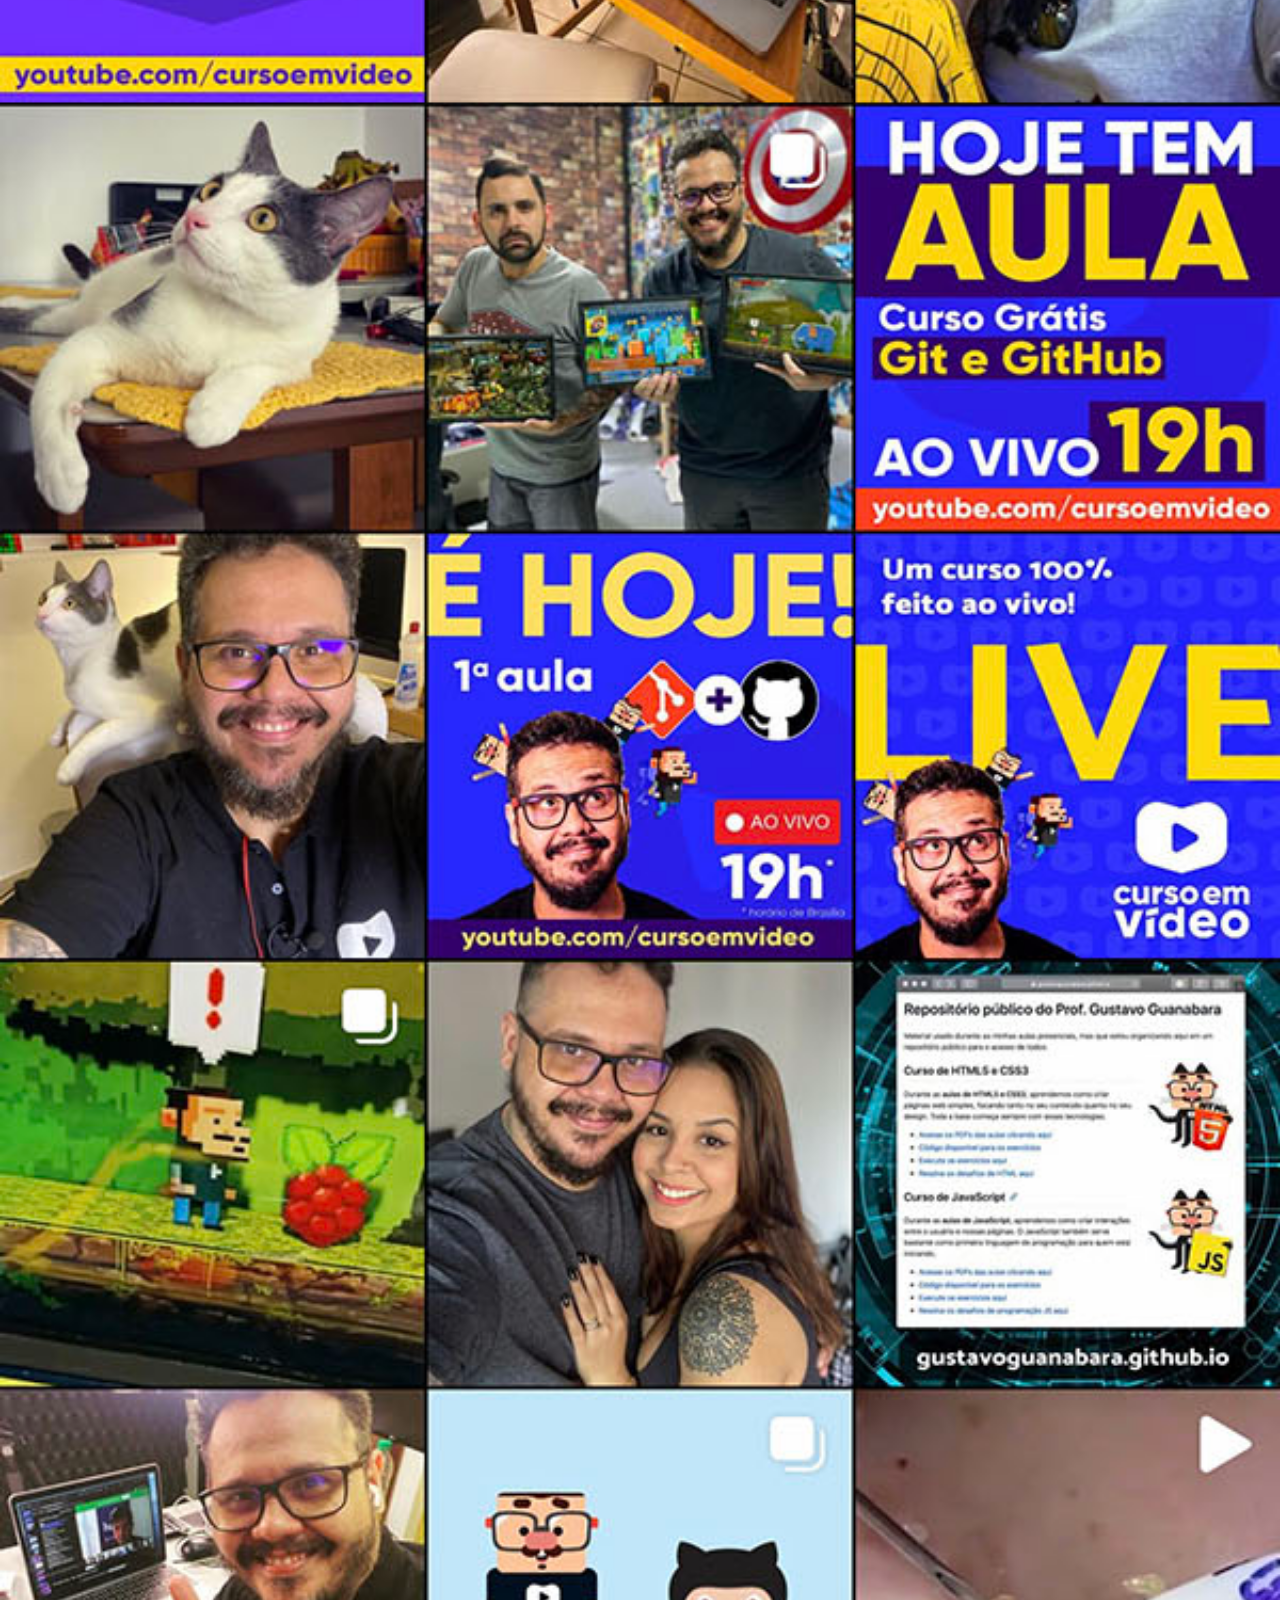
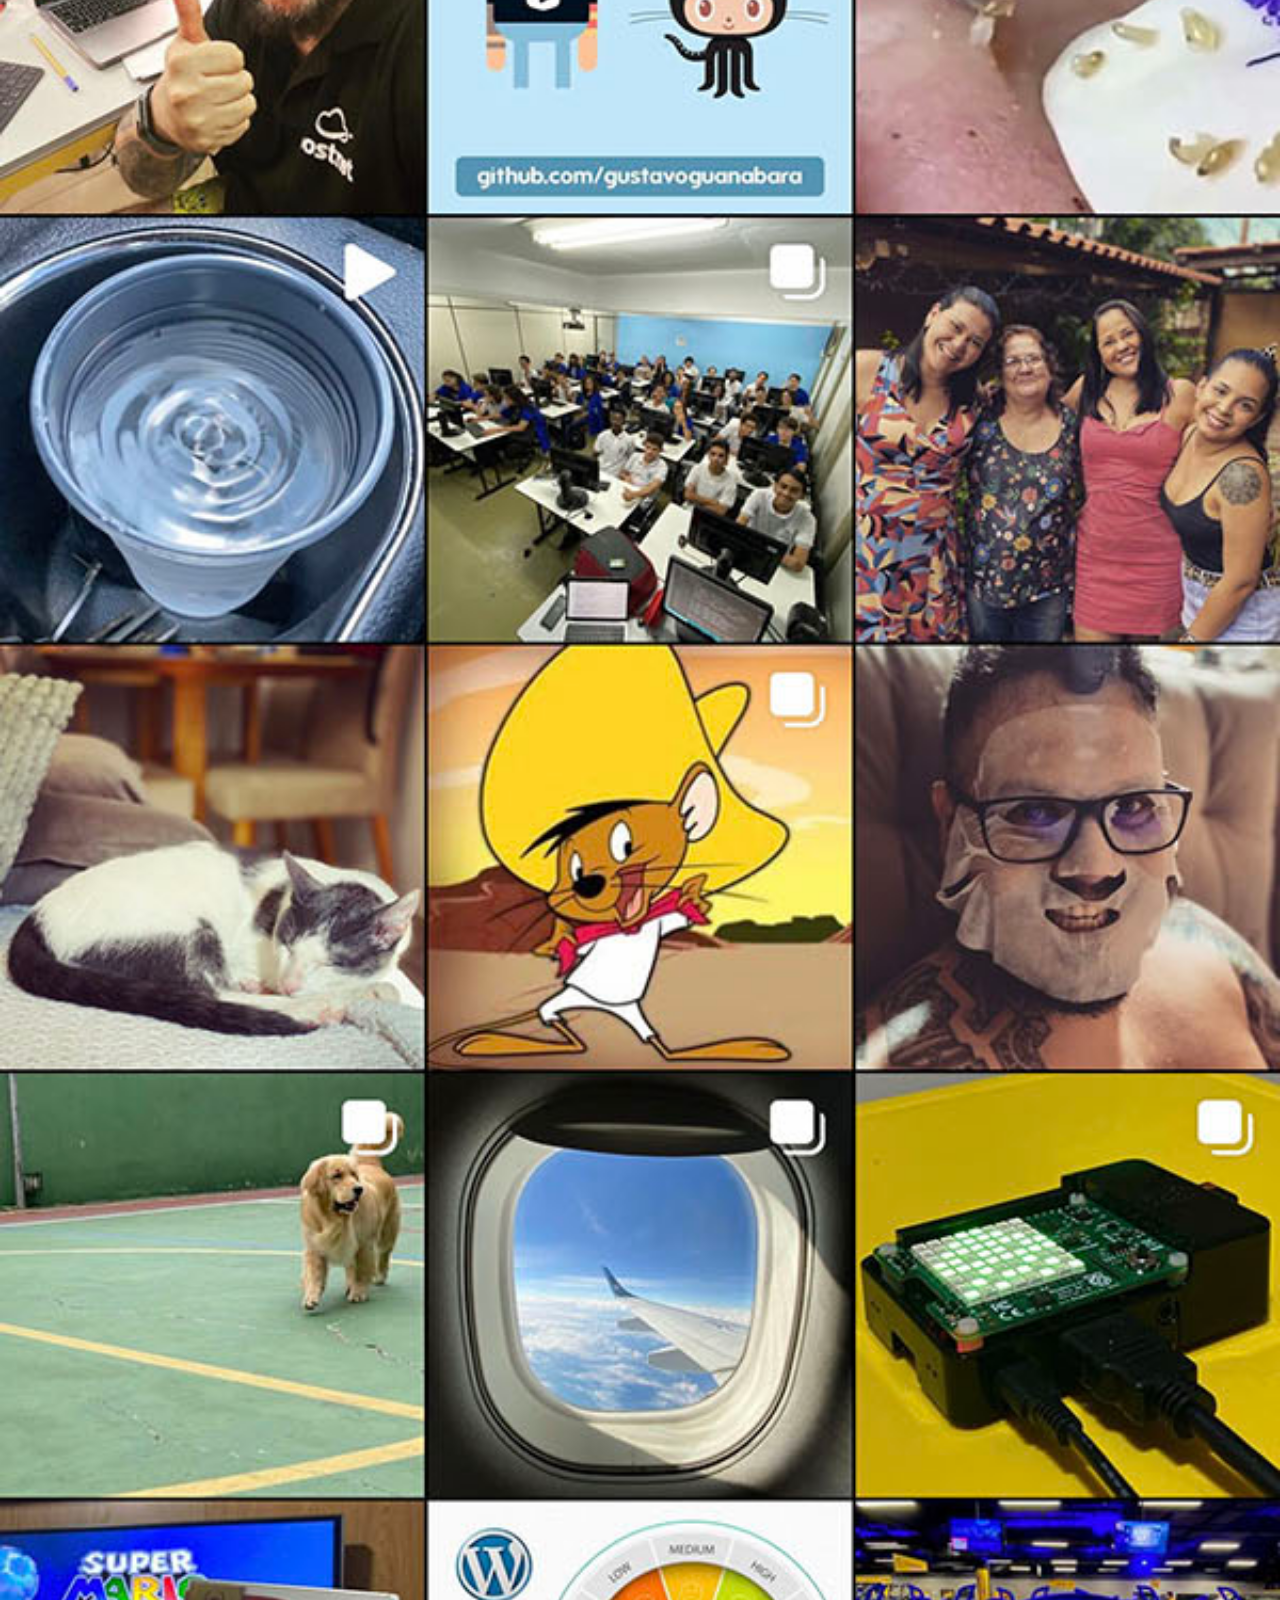
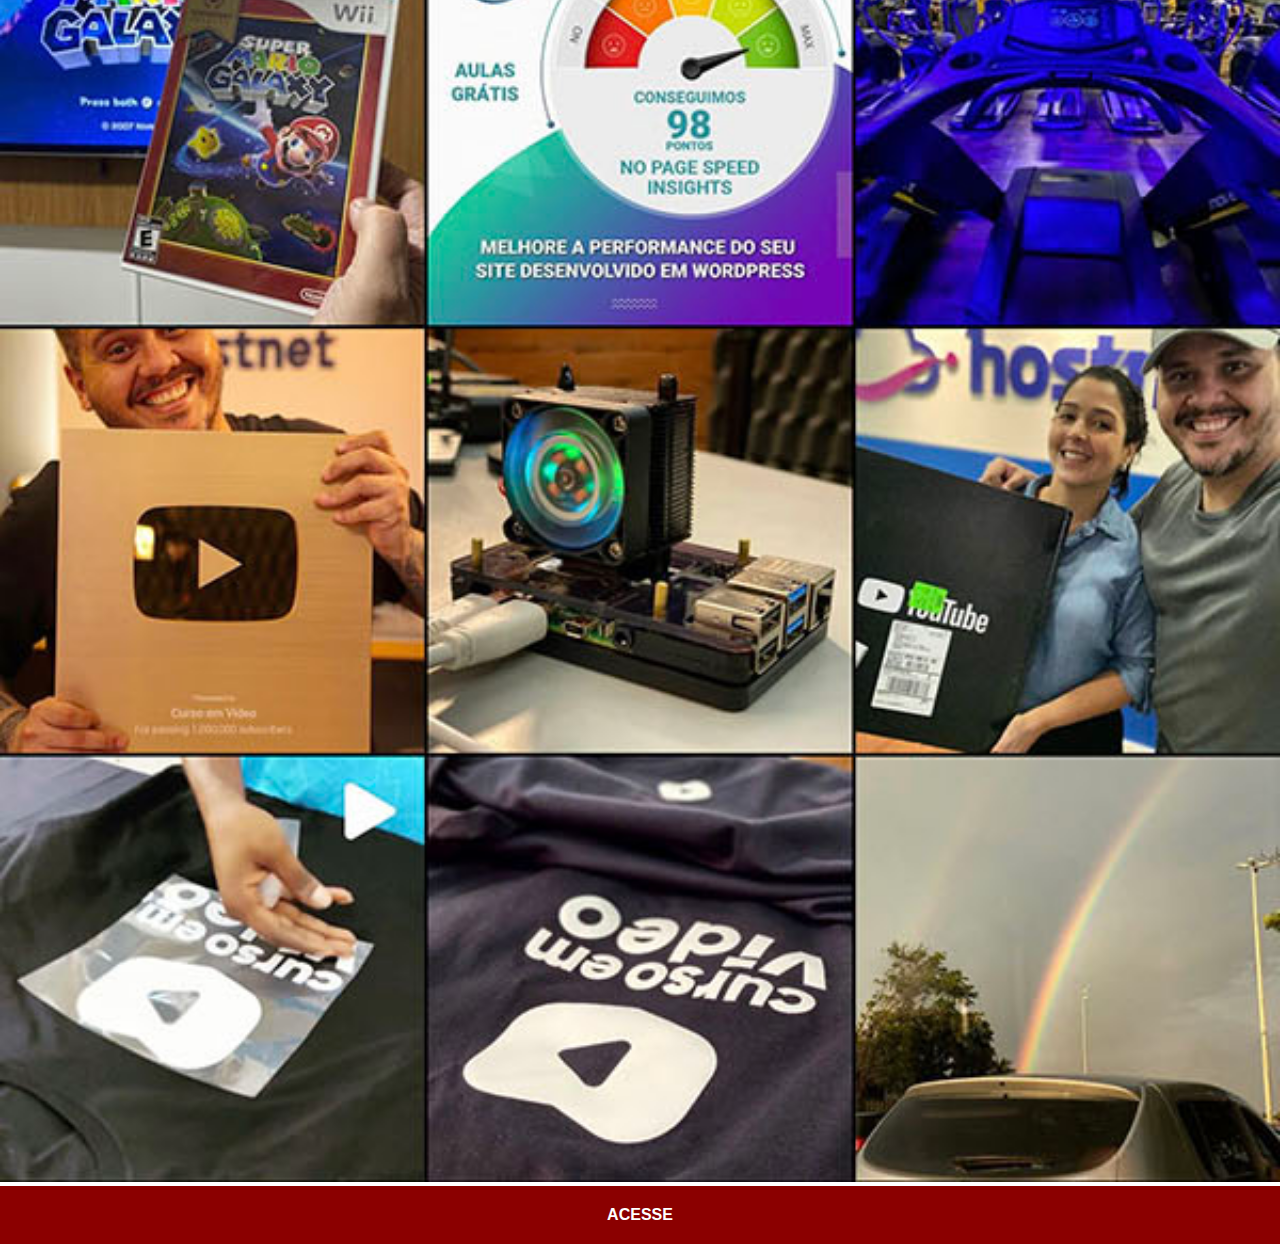
<file: instagram.html>
<!DOCTYPE html>
<html lang="pt-br">
<head>
    <meta charset="UTF-8">
    <meta name="viewport" content="width=device-width, initial-scale=1.0">
    <title>GitHub</title>
    <link rel="stylesheet" href="estilos/social.css">
</head>
<body>
    <img src="imagens/tela-instagram.jpg" alt="Instagram">
    <a href="https://www.instagram.com/gustavoguanabara" target="_blank">ACESSE</a>
</body>
</html>
</file>
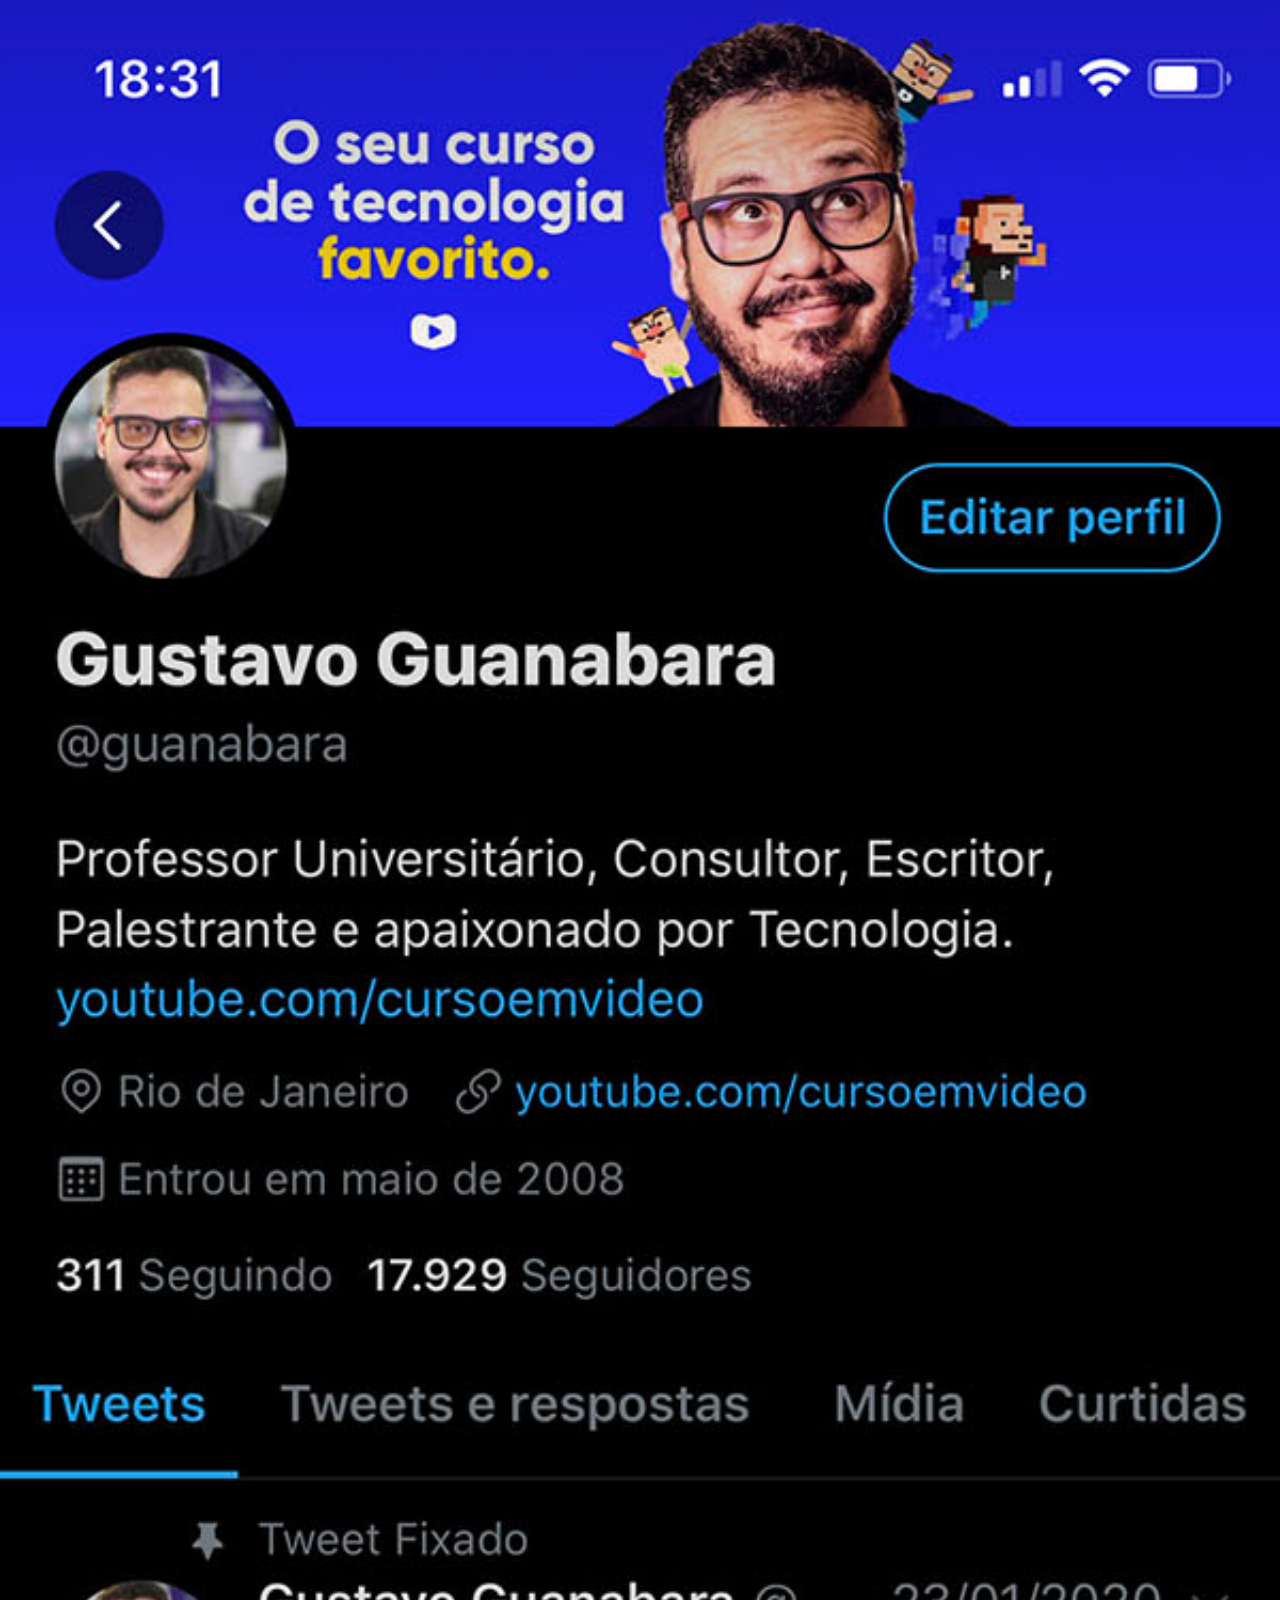
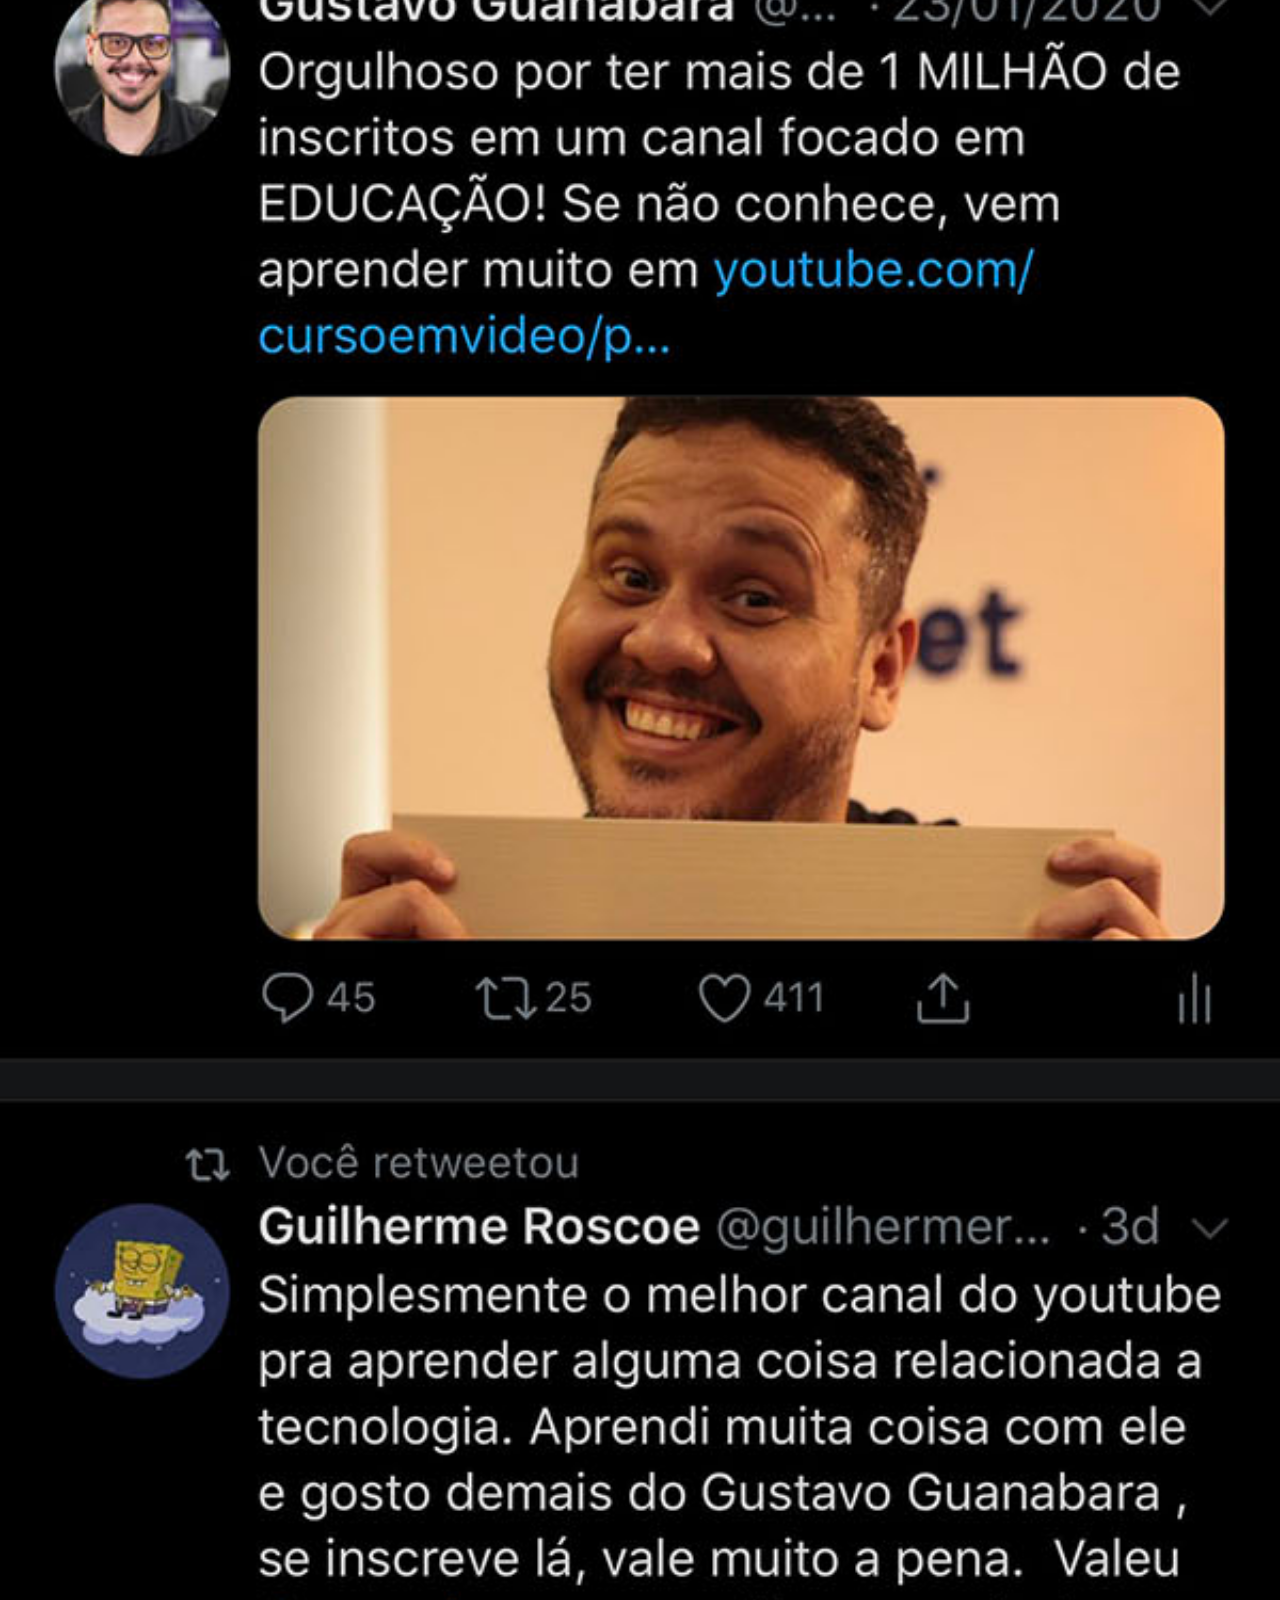
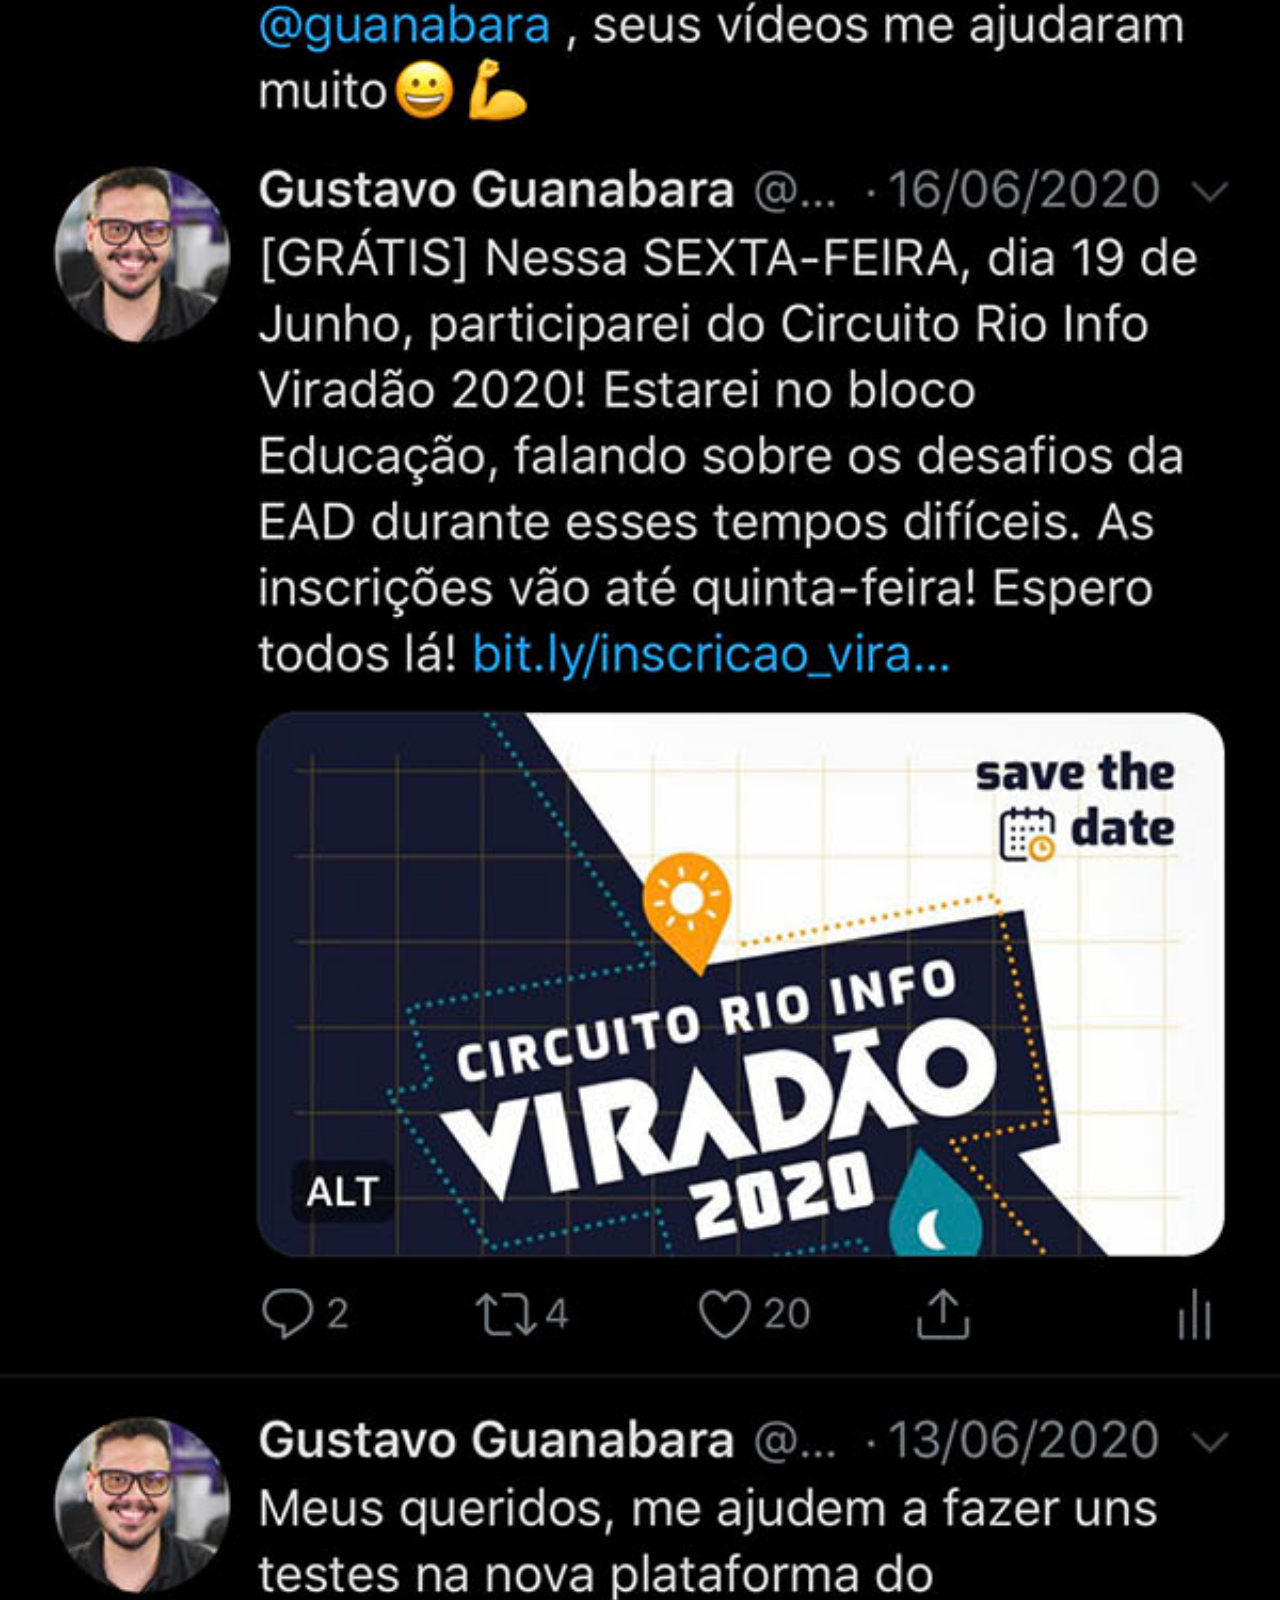
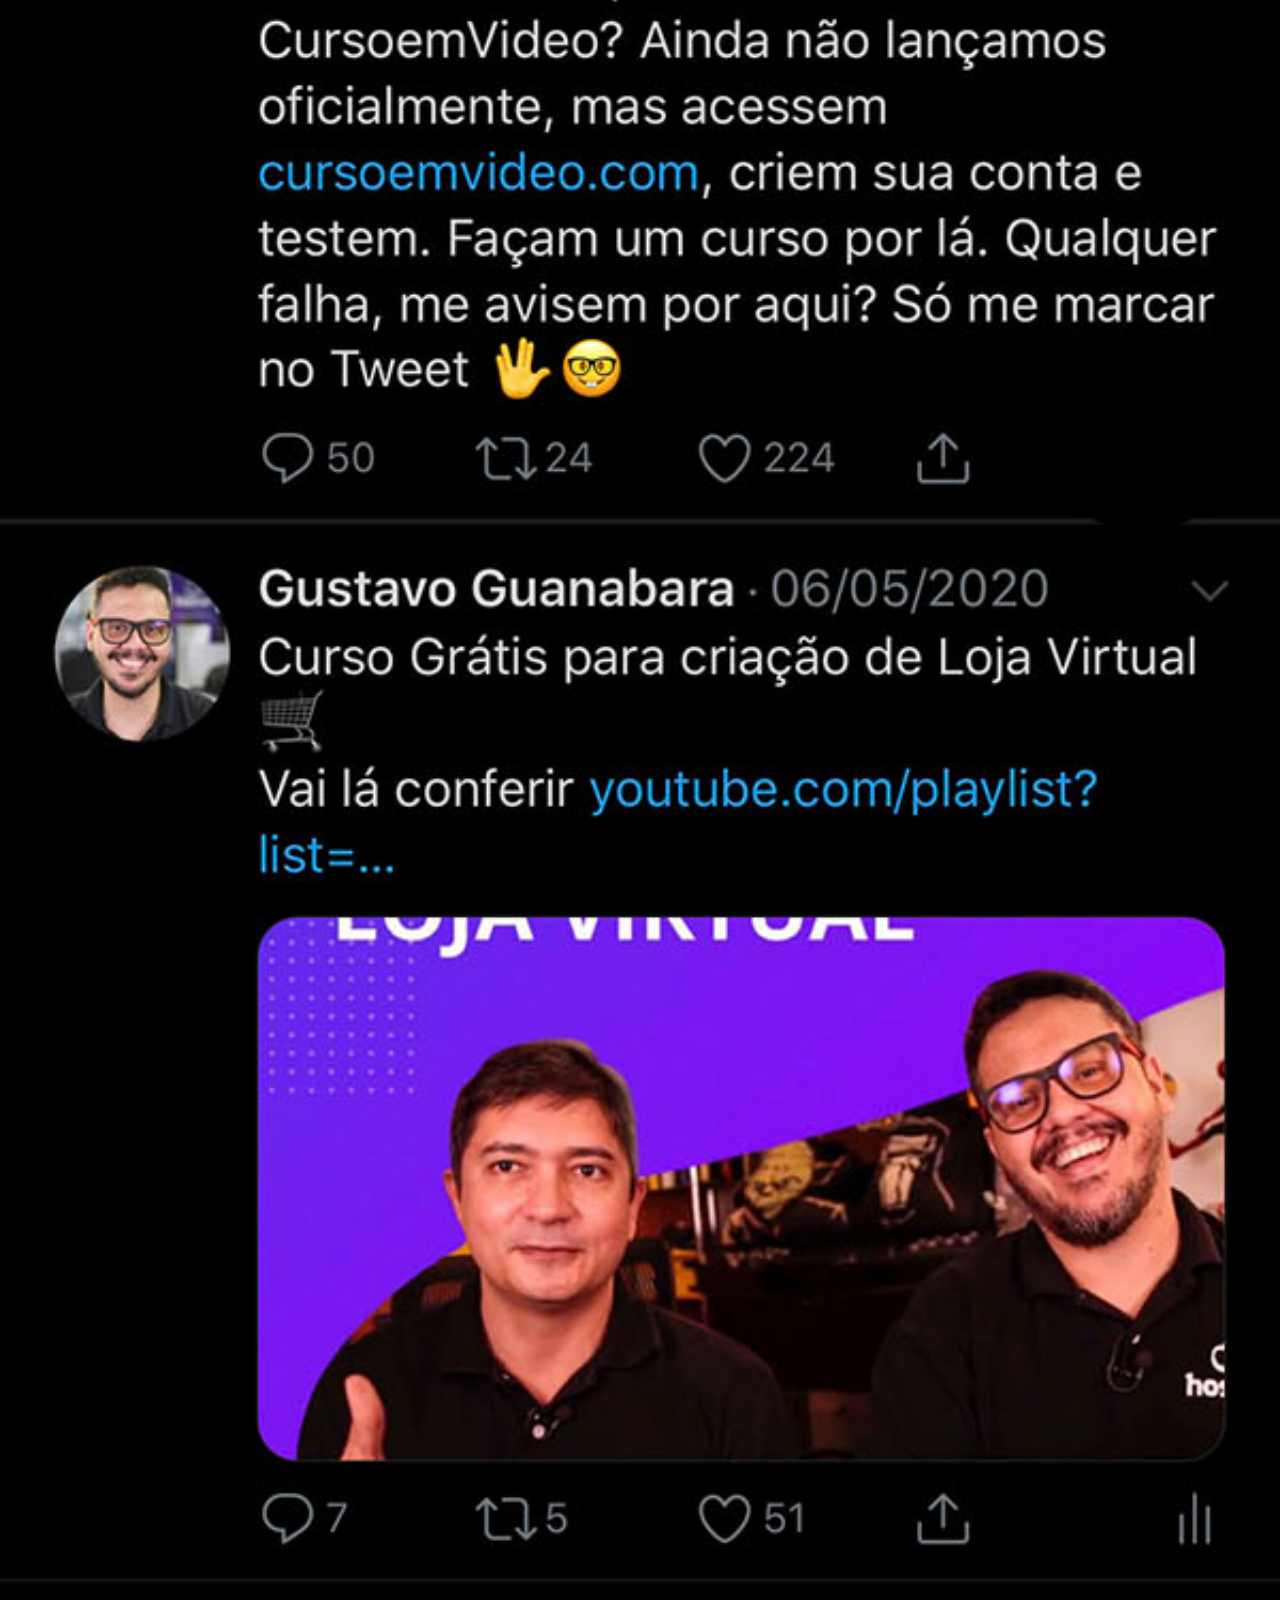
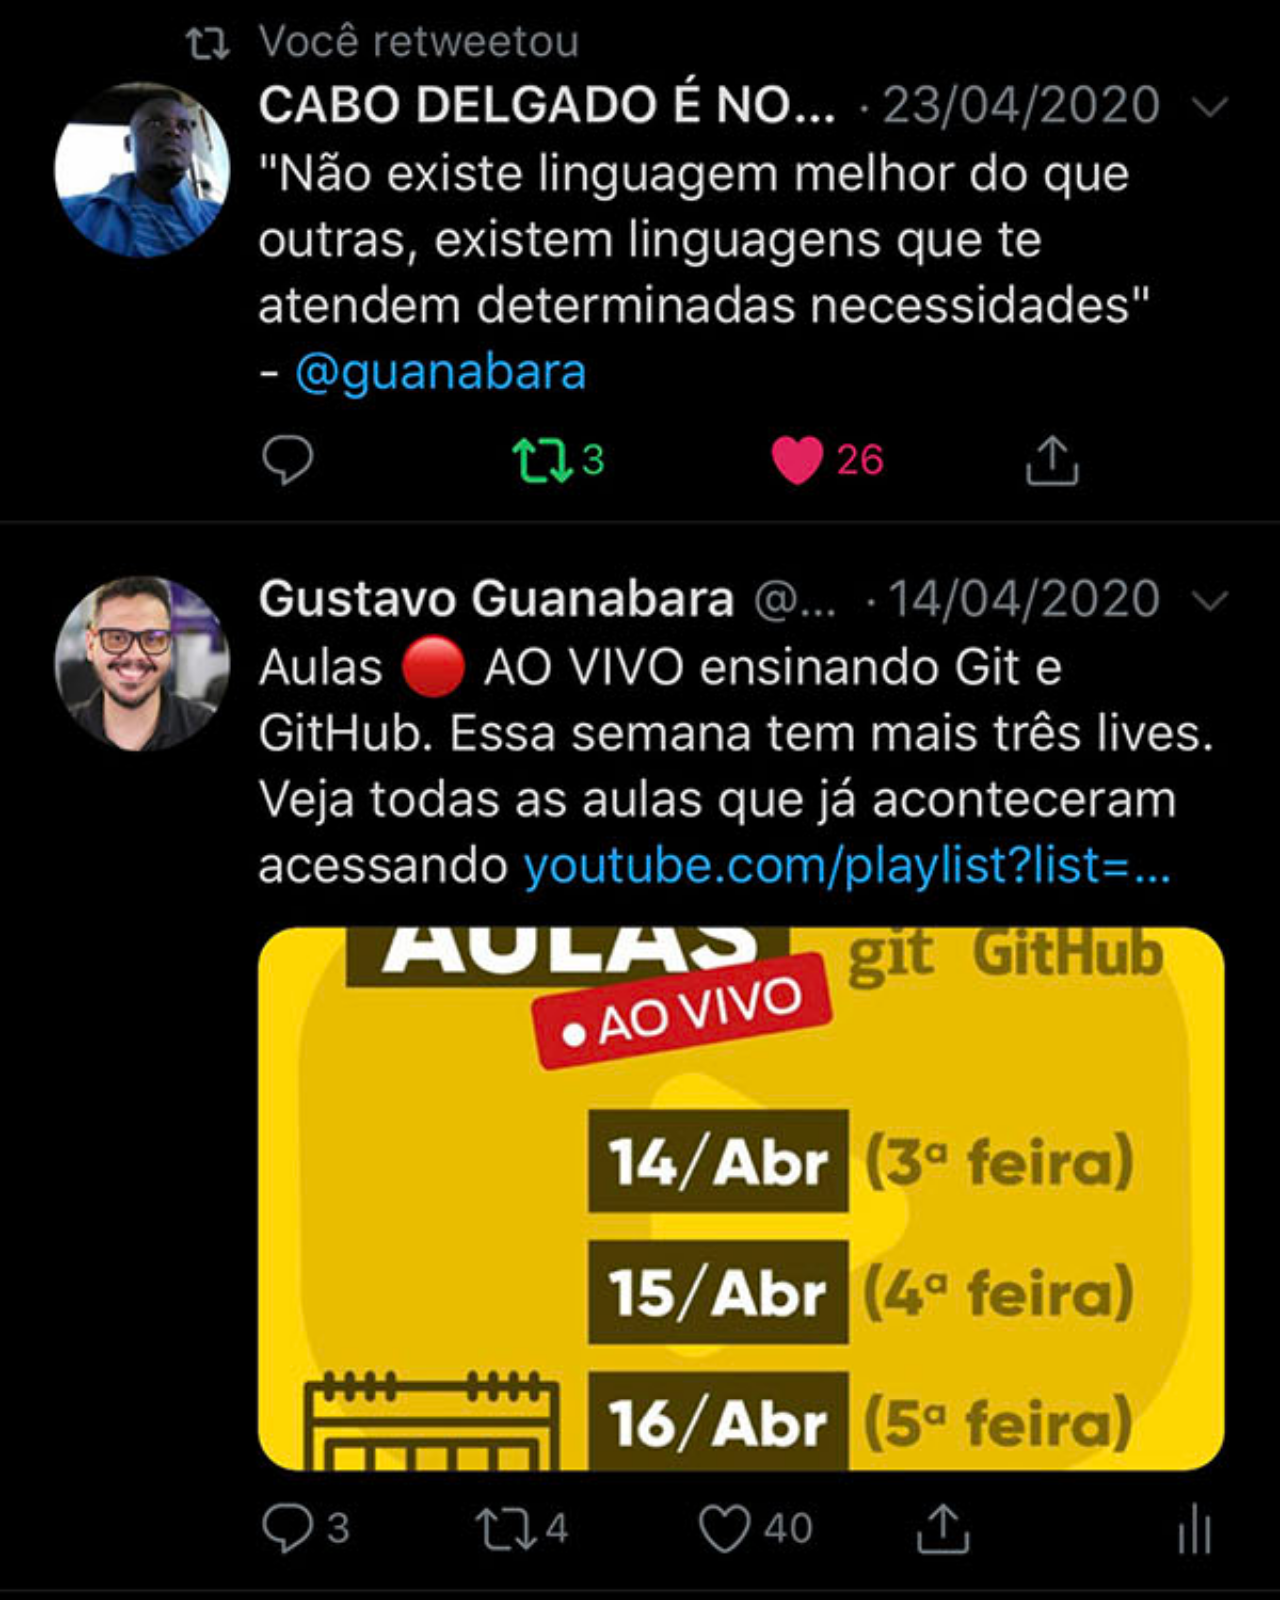
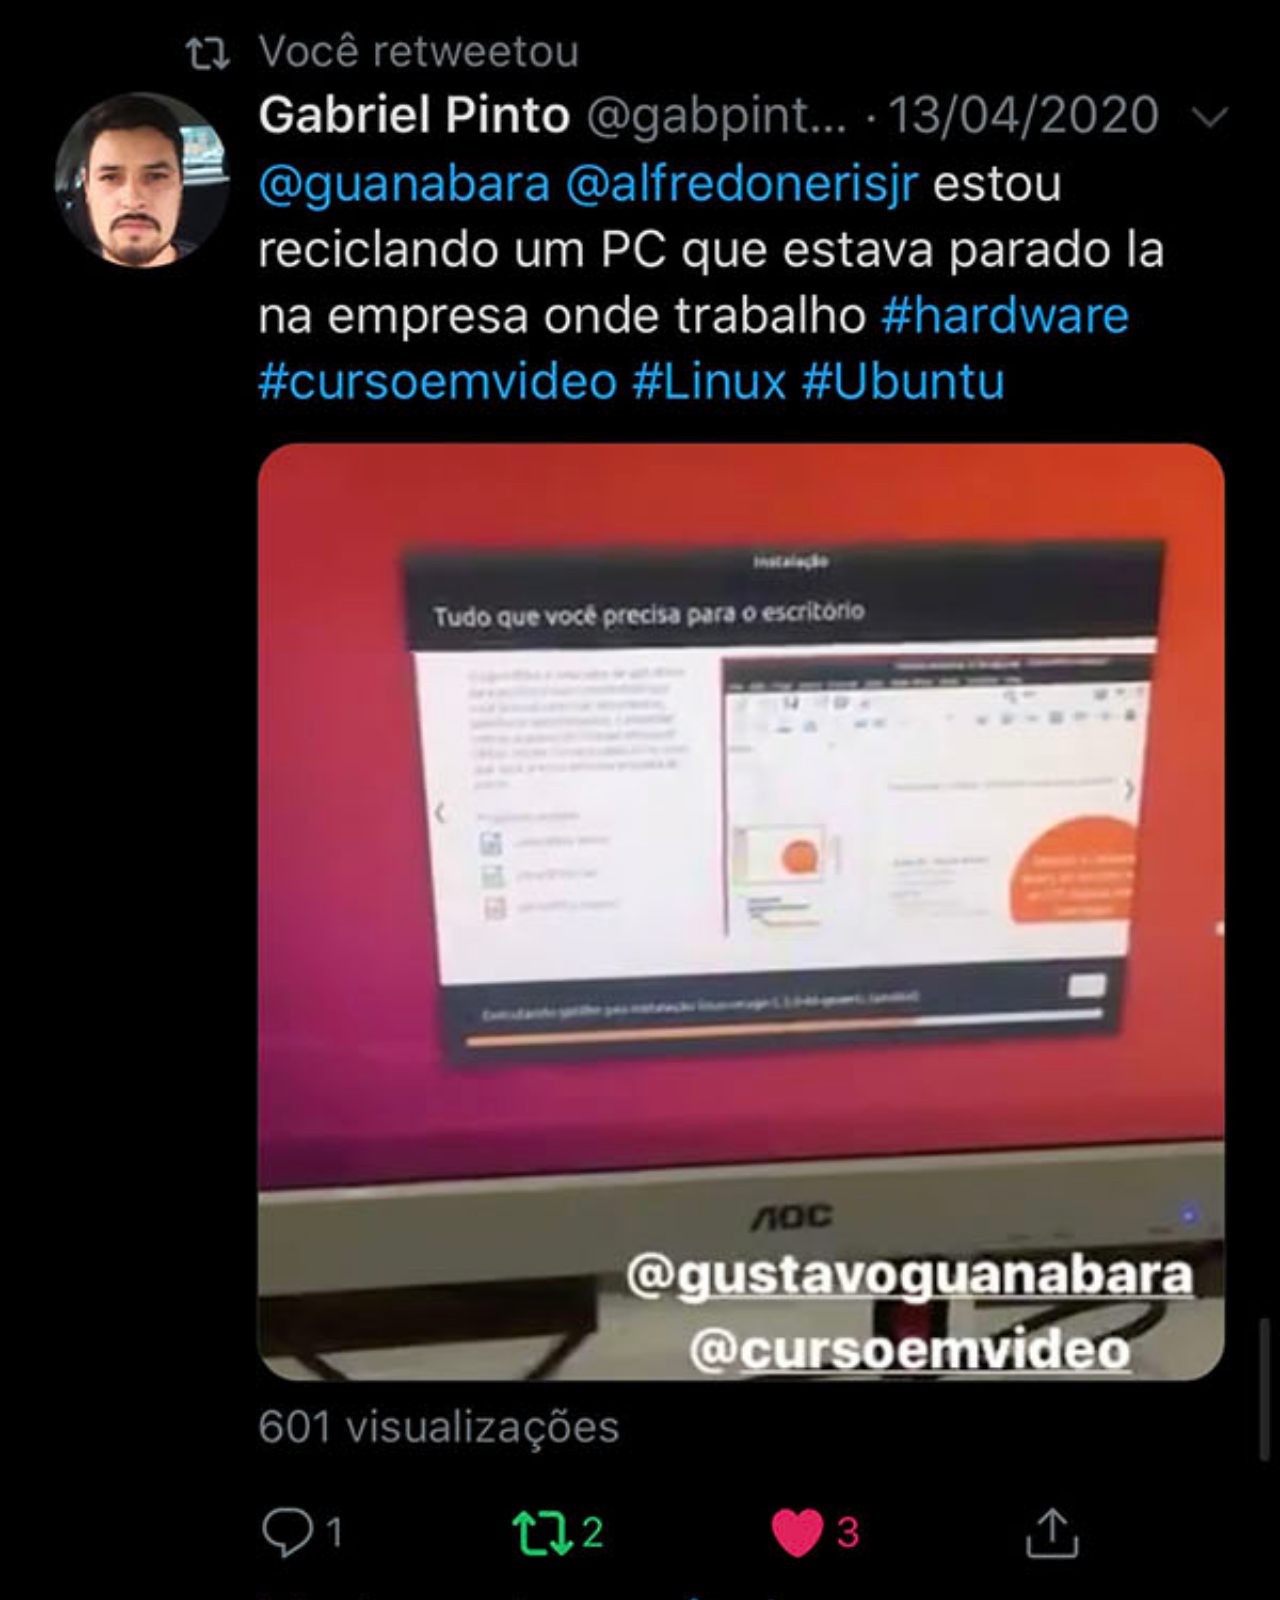
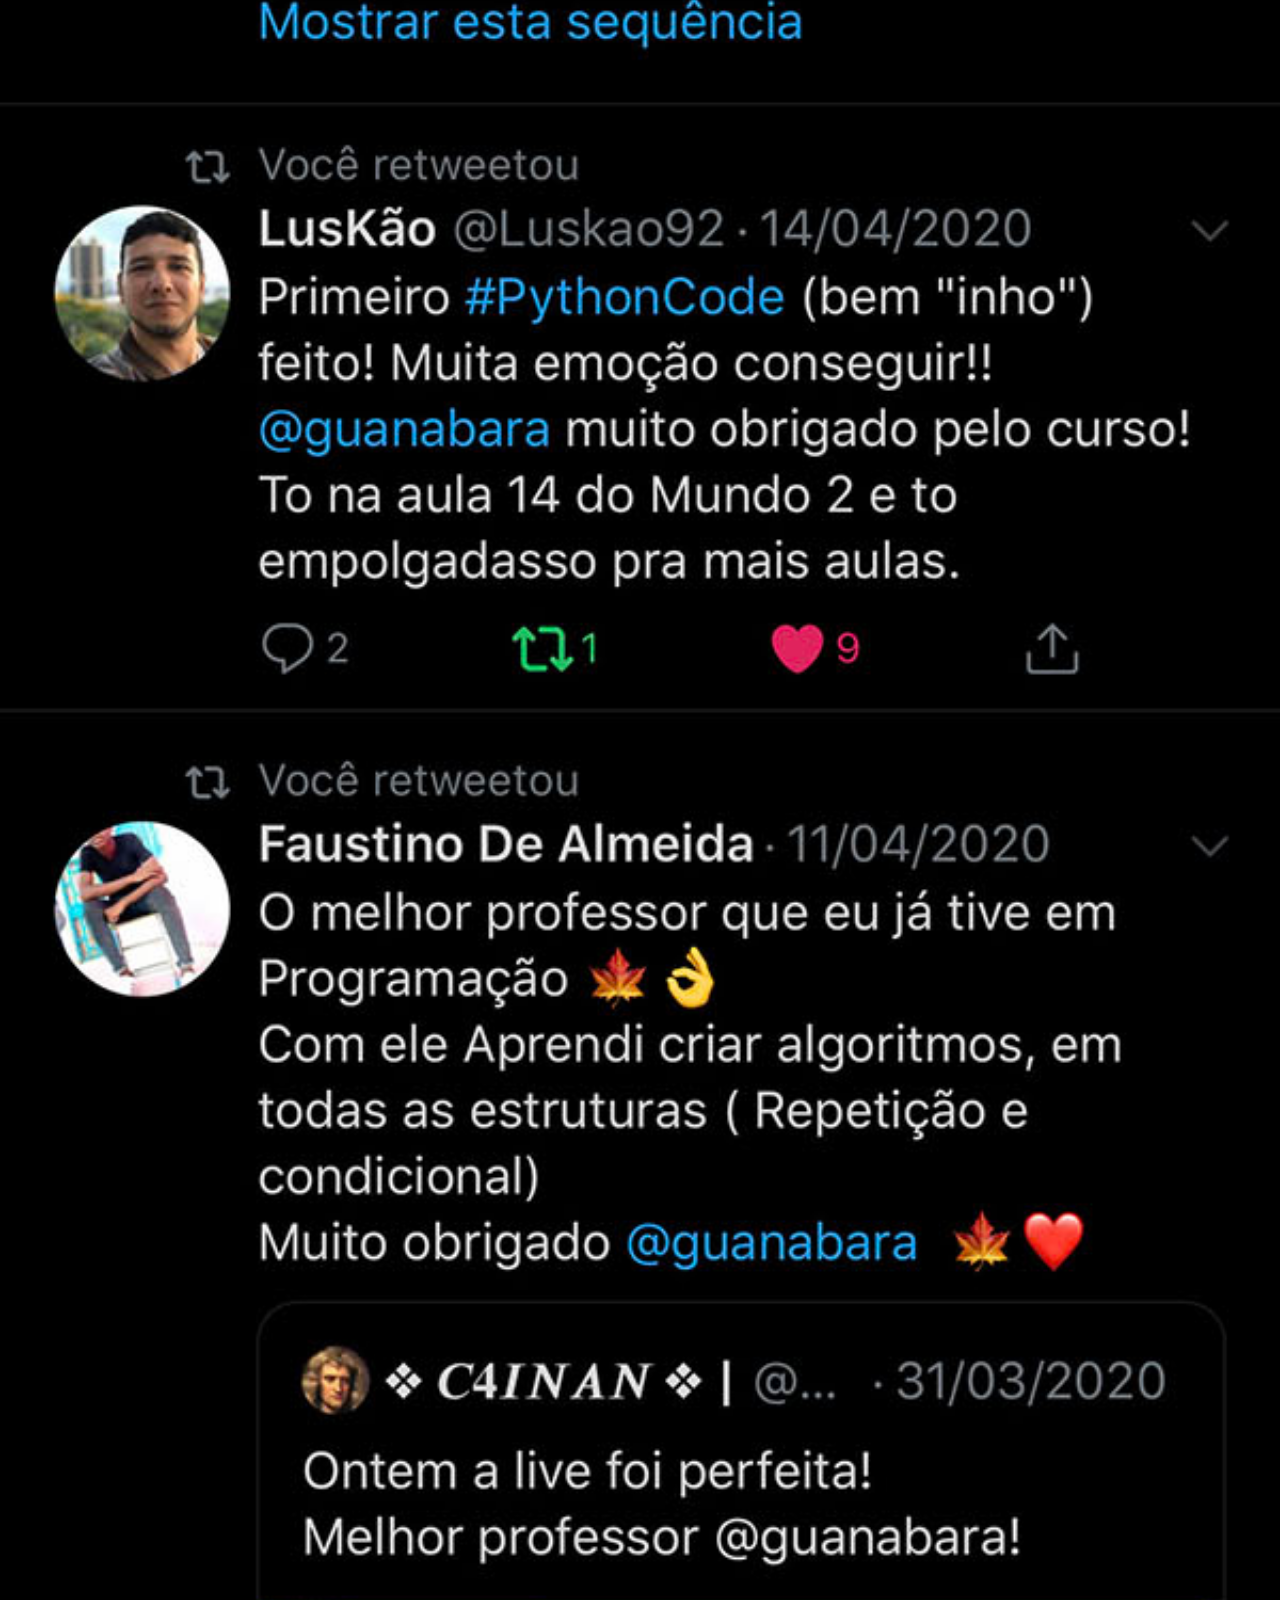
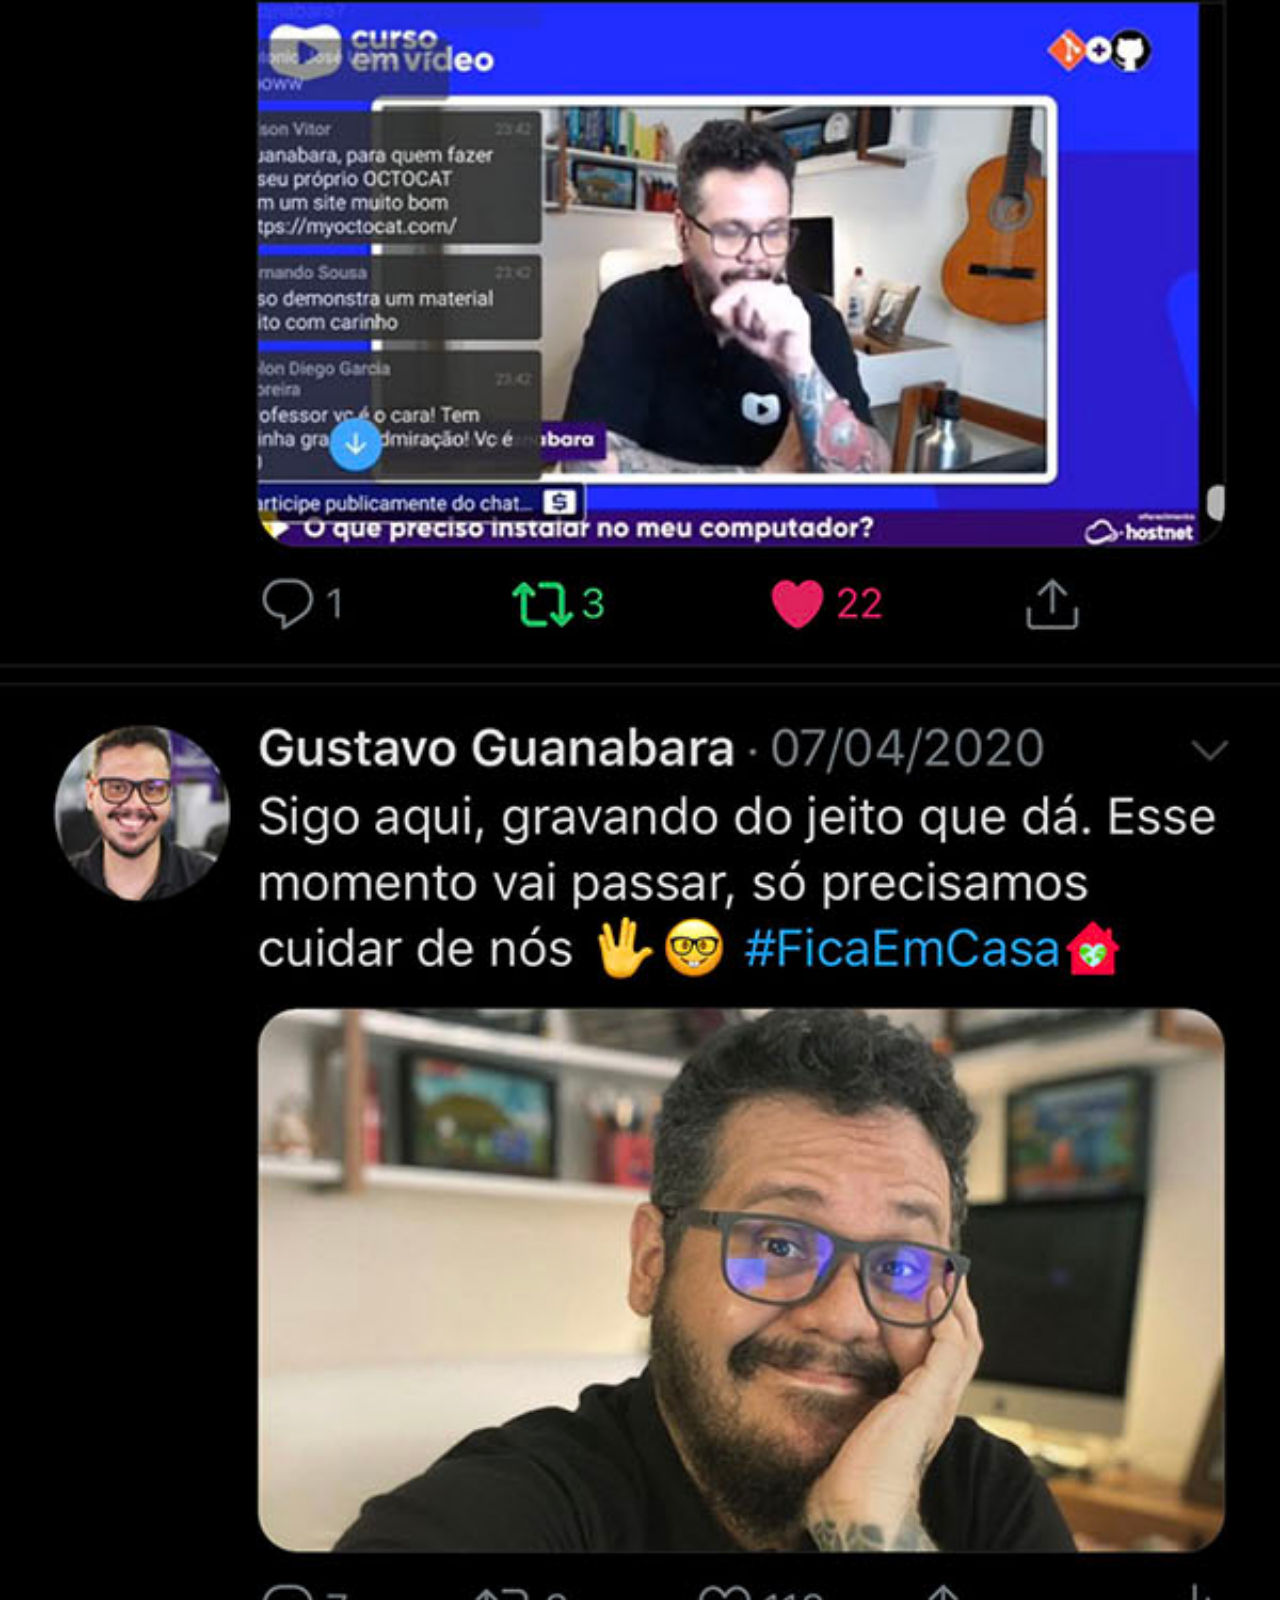
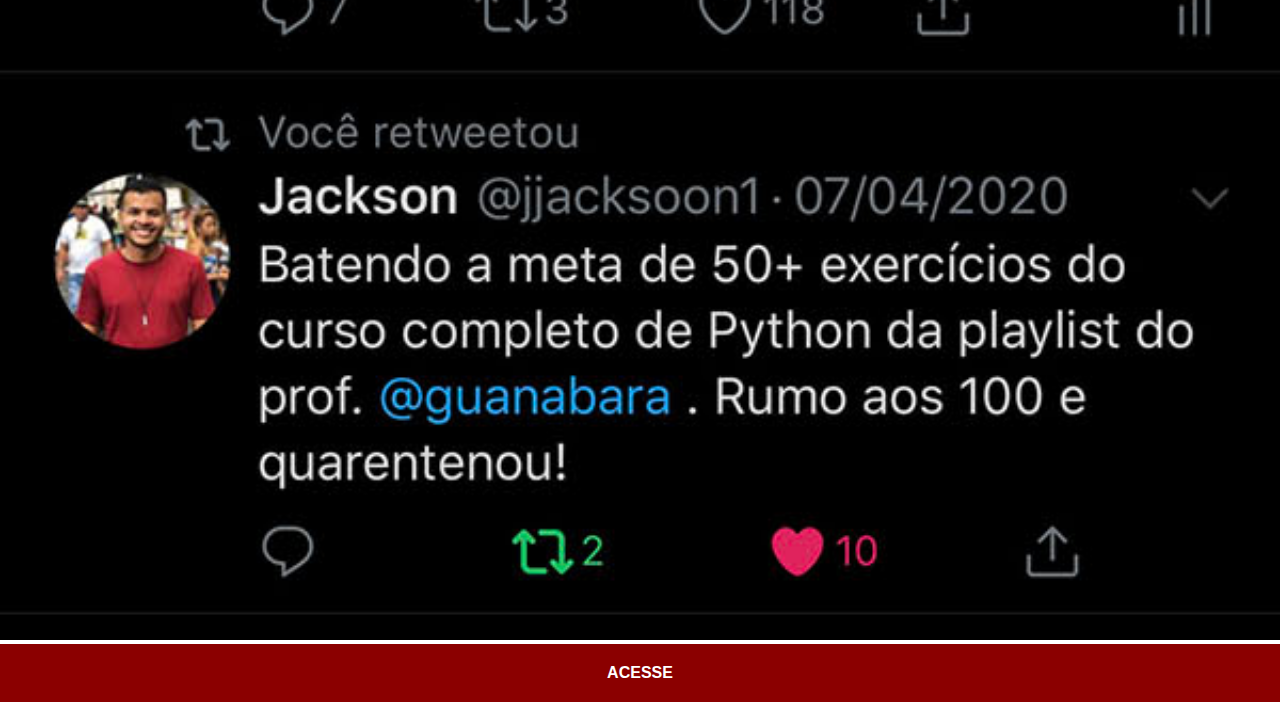
<file: twitter.html>
<!DOCTYPE html>
<html lang="pt-br">
<head>
    <meta charset="UTF-8">
    <meta name="viewport" content="width=device-width, initial-scale=1.0">
    <title>GitHub</title>
    <link rel="stylesheet" href="estilos/social.css">
</head>
<body>
    <img src="imagens/tela-twitter.jpg" alt="Twitter">
    <a href="https://twitter.com/gustavoguanabara" target="_blank">ACESSE</a>
</body>
</html>
</file>
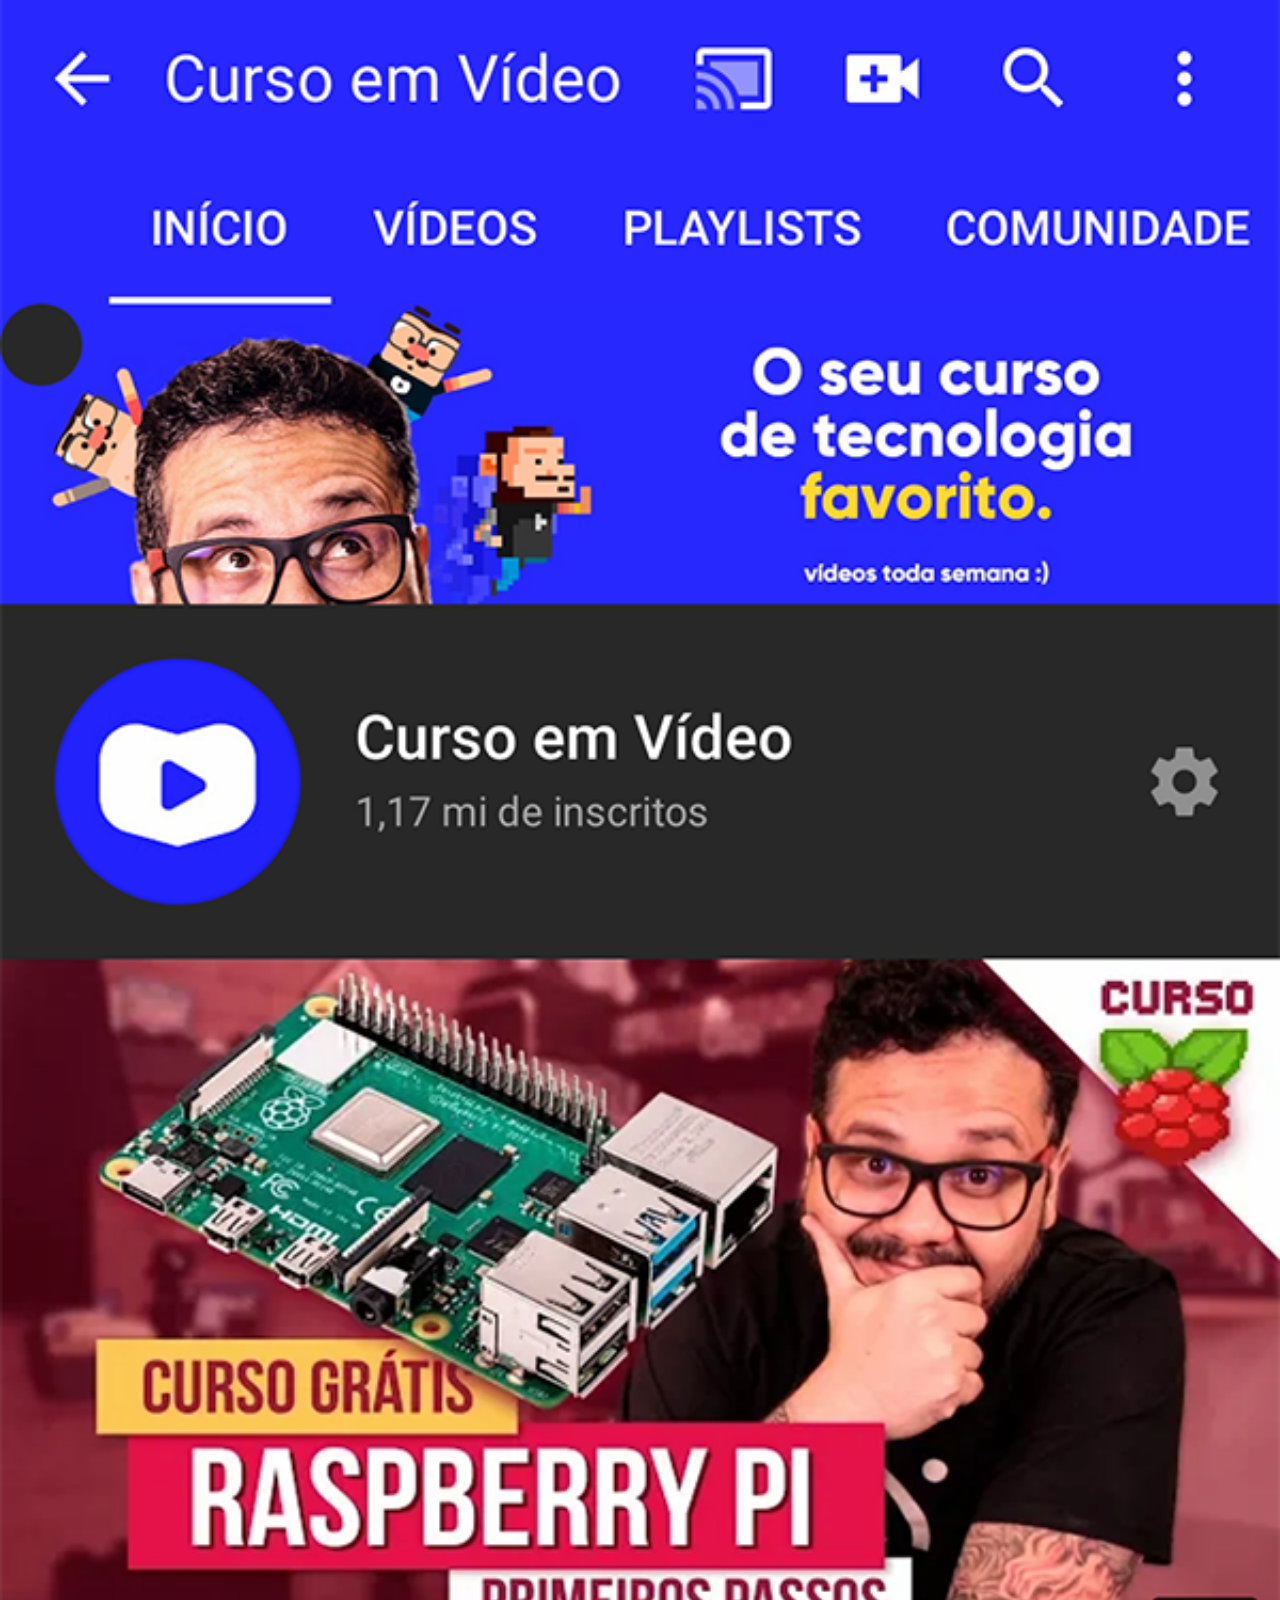
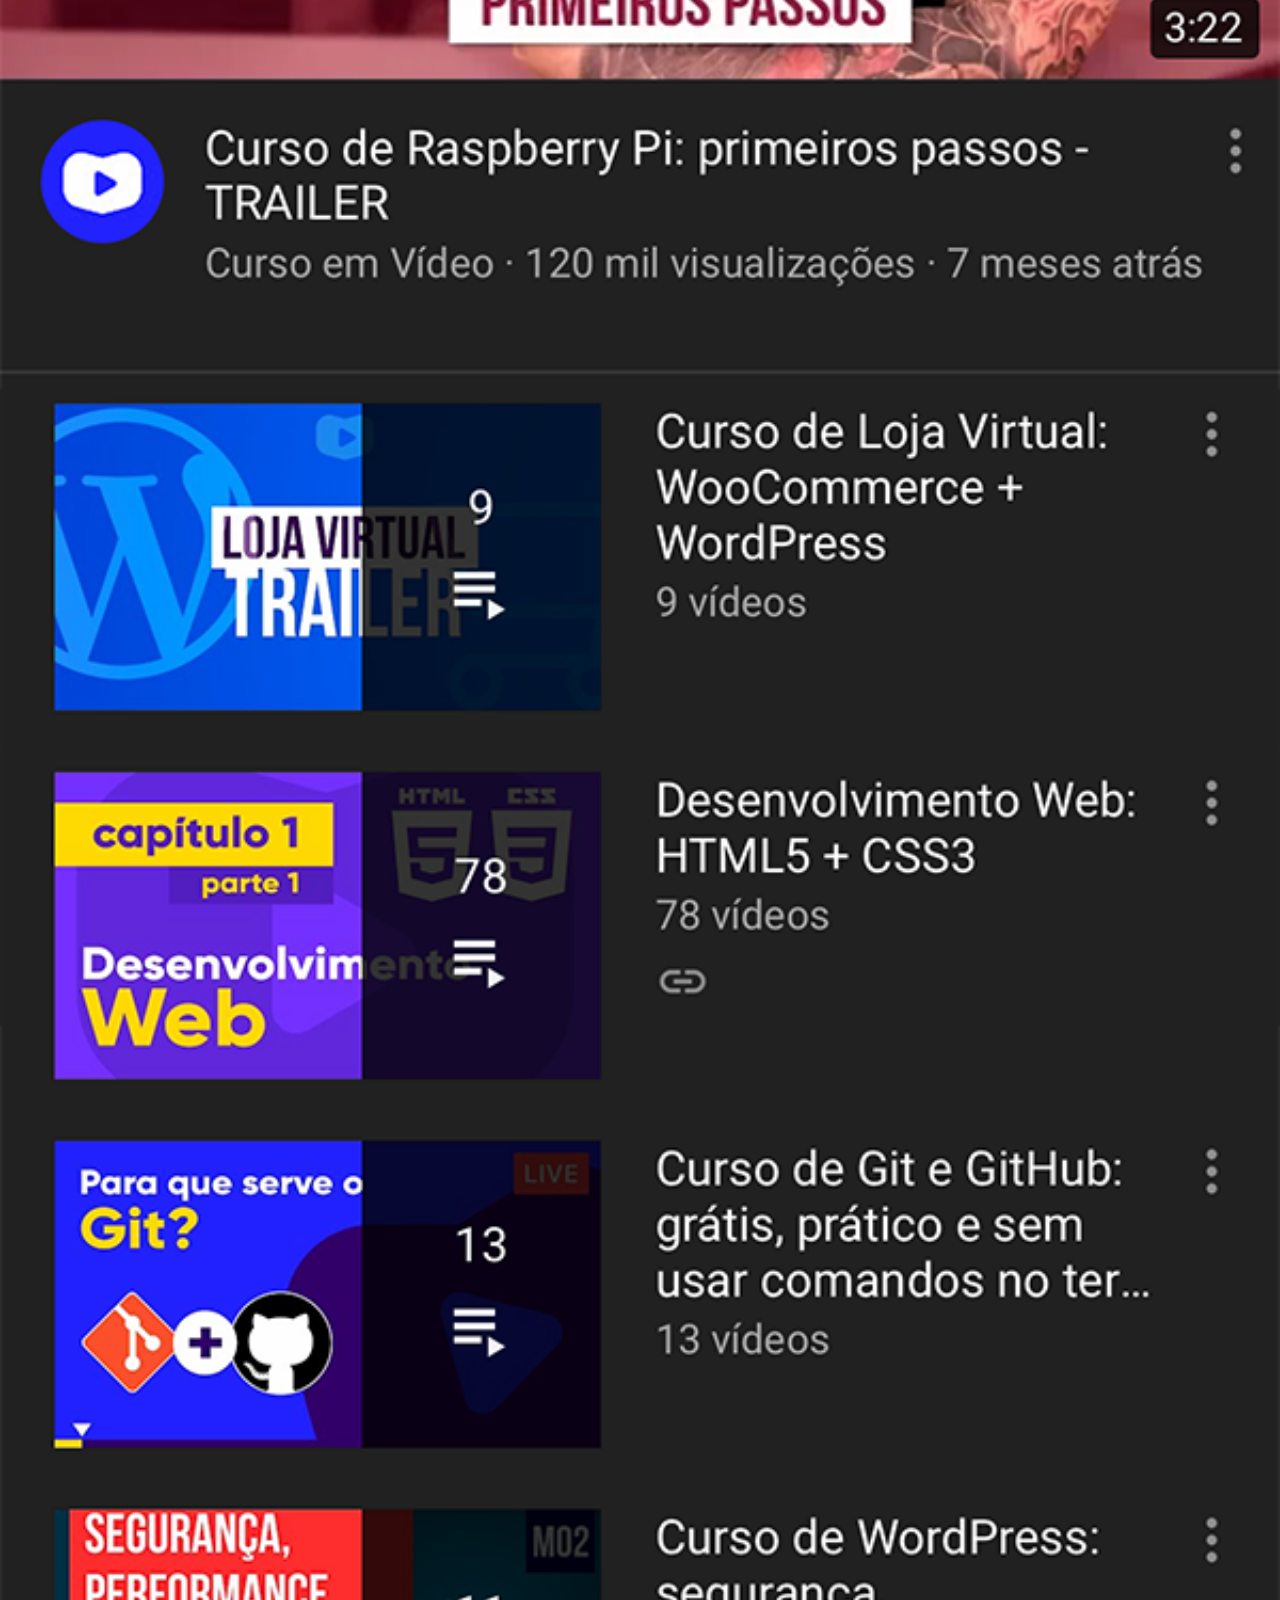
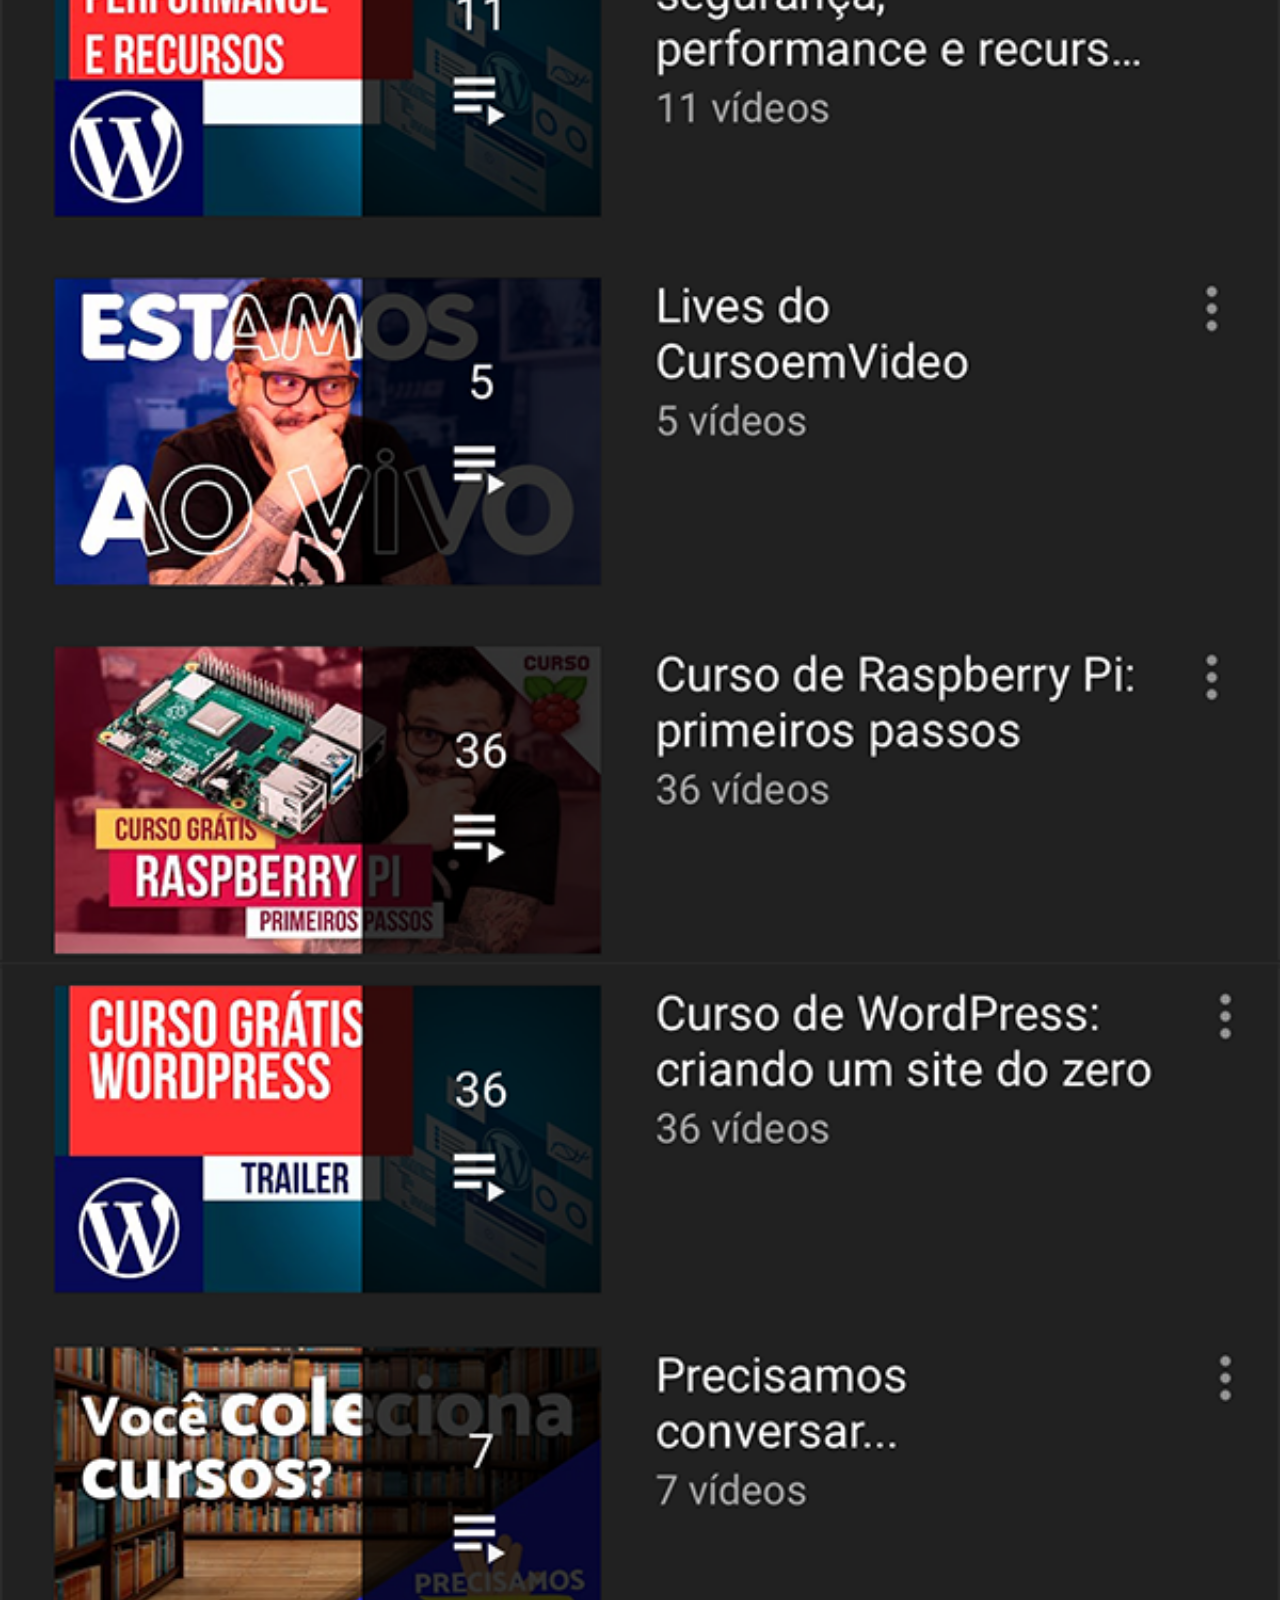
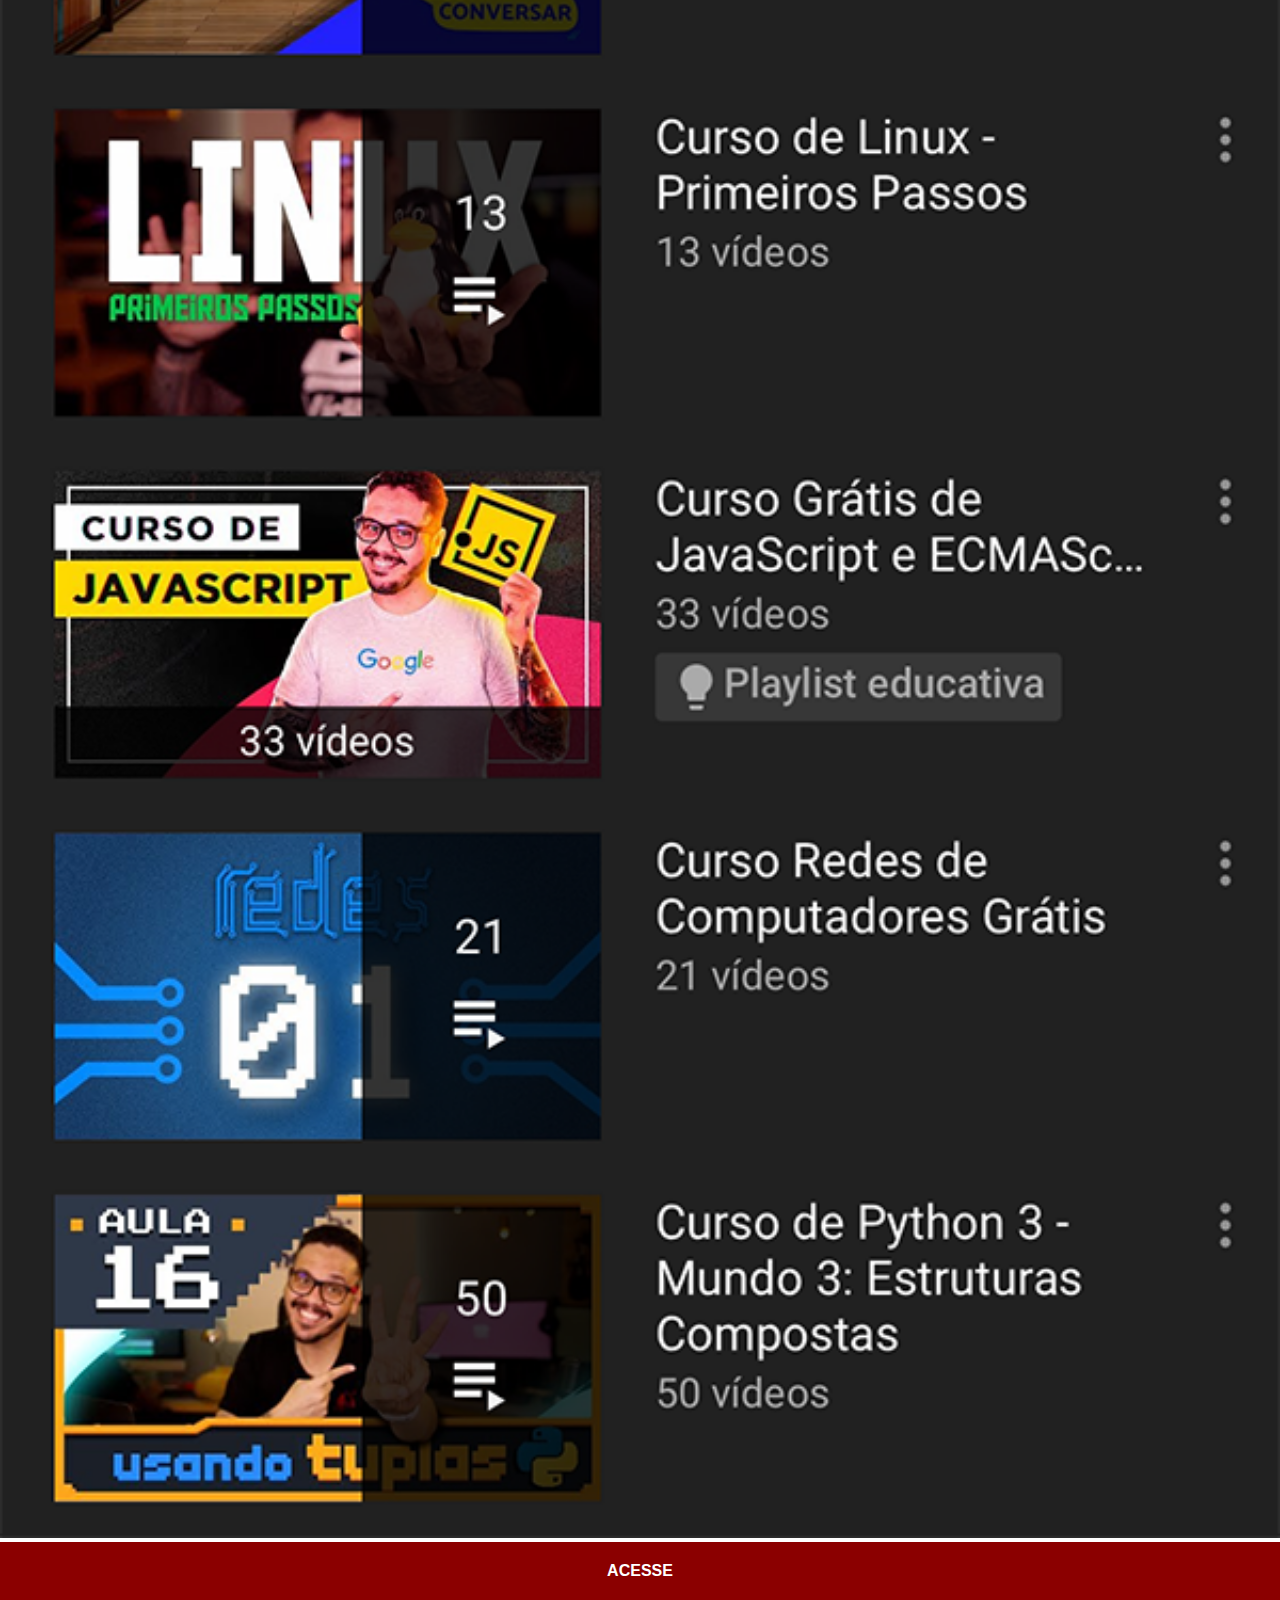
<file: youtube.html>
<!DOCTYPE html>
<html lang="pt-br">
<head>
    <meta charset="UTF-8">
    <meta name="viewport" content="width=device-width, initial-scale=1.0">
    <title>Youtube</title>
    <link rel="stylesheet" href="estilos/social.css">
</head>
<body>
    <img src="imagens/tela-youtube.png" alt="YouTube">
    <a href="https://www.youtube.com/c/CursoemV%C3%ADdeo/playlists" target="_blank">ACESSE</a>
</body>
</html>
</file>
<file: estilos/style.css>
@charset "UTF-8";

* {
    margin: 0px;
    padding: 0px;
    font-family: Arial, Helvetica, sans-serif;
}

html, body {
    height: 100vh;
    width: 100vw;
    background-color: black;
}

body {
    background: url('../imagens/fundo-madeira.jpg') no-repeat top center;
    background-size: cover;
    background-attachment: fixed;
}

main {
    height: 100vh;
    position: relative;
}

section#telefone {
    position: absolute;
    top: 50%;
    left: 50%;
    transform: translate(-50%, -50%);

    height: 627px;
    width: 311px;
    background: url('../imagens/frame-iphone.png') no-repeat;
}

iframe#tela {
    position: absolute;
    top: 80px;
    left: 22px;
    width: 268px;
    height: 472px;
}

section#redes-sociais {
    text-align: right;
}

section#redes-sociais img {
    width: 50px;
    margin: 10px;
    border-radius: 50%;
    box-shadow: 2px 2px 5px rgba(0, 0, 0, 0.400);
    box-sizing: border-box;
}

section#redes-sociais img:hover {
    border: 2px solid rgba(255, 255, 255, 0.200);
    transform: translate(-3px, -3px);
    transition: transform 0.5s, border 0.3s;
    box-shadow: 5px 5px 10px rgba(0, 0, 0, 0.600);

}
</file>
<file: estilos/social.css>
@charset "UTF-8";

*{
    margin: 0px;
    padding: 0px;
    font-family: Arial, Helvetica, sans-serif;
}

::-webkit-scrollbar {  /*esconder a barra de rolagem*/
    width: 0px;
    height: 0px;
}

img{
    width: 100vw;
}

a {
    display: block;
    background-color: darkred;
    color: white;
    padding: 20px;
    text-align: center;
    font-weight: bolder;
    text-decoration: none;
}

a:hover{
    background-color: red;
}
</file>
